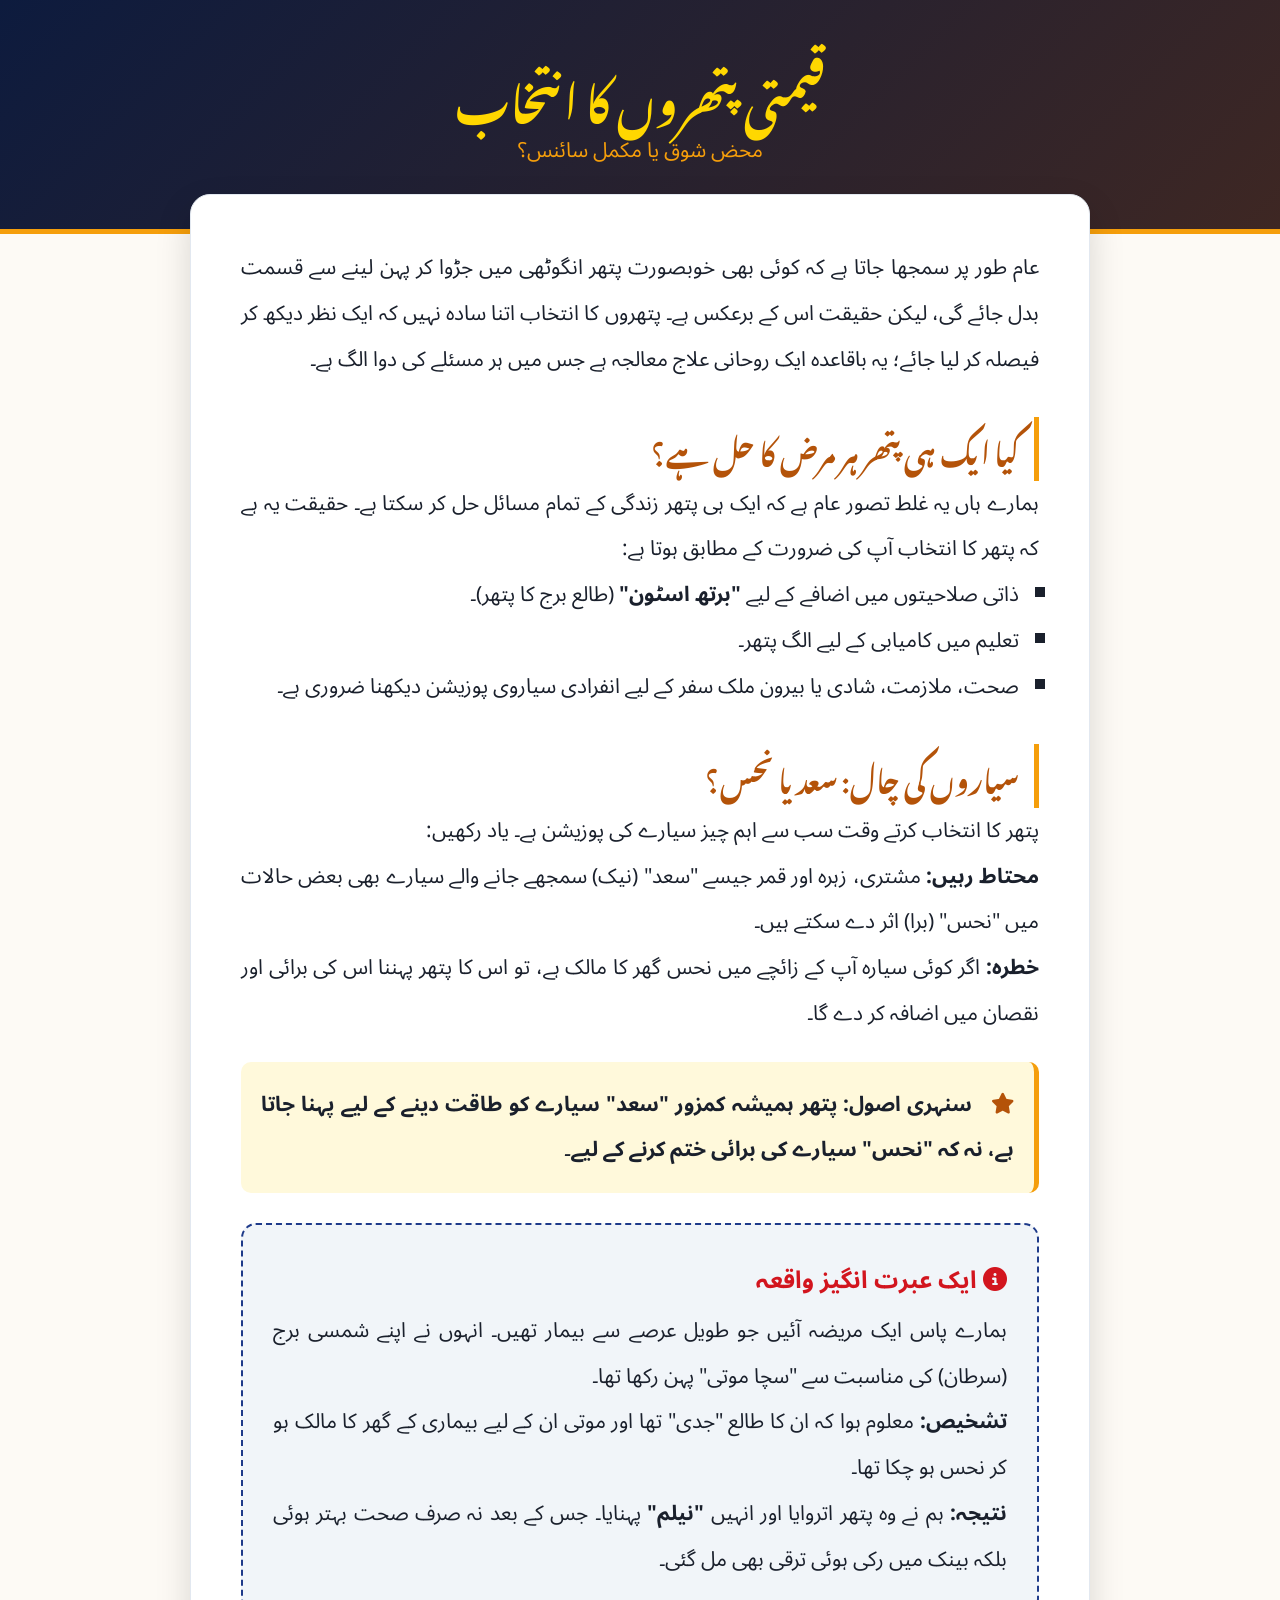
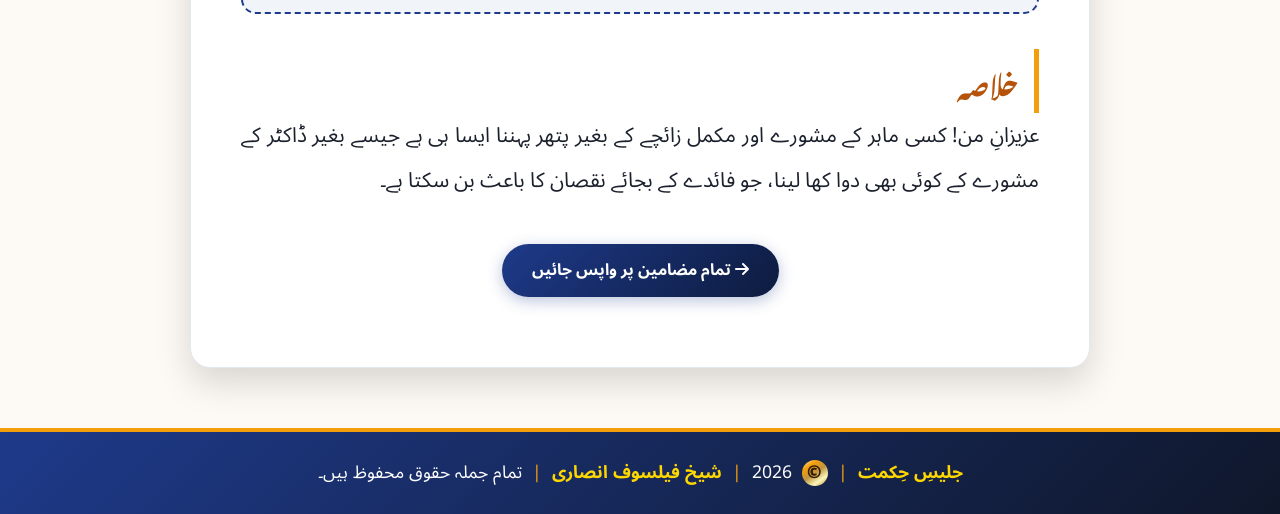
<file: article1.html>
<!DOCTYPE html>
<html lang="ur" dir="rtl">
<head>
    <meta charset="UTF-8">
    <meta name="viewport" content="width=device-width, initial-scale=1.0, maximum-scale=5.0">
    <link rel="icon" type="image/x-icon" href="favicon.ico">
    <link rel="apple-touch-icon" href="images/apple-touch-icon.png">
    <link rel="manifest" href="manifest.json">
    <title>قیمتی پتھروں کا انتخاب - جلیسِ حِکمت</title>
    <link rel="canonical" href="https://feelsoof123.github.io/jalees-e-hikmat/article1.html">
    <link href="https://fonts.googleapis.com/css2?family=Noto+Nastaliq+Urdu:wght@400;700&family=Noto+Sans+Arabic:wght@400;700&display=swap" rel="stylesheet">
    <link rel="stylesheet" href="https://cdnjs.cloudflare.com/ajax/libs/font-awesome/6.4.0/css/all.min.css">
    <style>
        /* سائیڈ کی خالی جگہ ختم کرنے کے لیے بنیادی ترتیبات */
        * {
            box-sizing: border-box;
            margin: 0;
            padding: 0;
        }
        html, body {
            width: 100%;
            overflow-x: hidden; /* دائیں بائیں حرکت روکنے کے لیے */
            background-color: #fdfaf5;
            font-family: 'Noto Sans Arabic', serif;
            color: #1a202c;
            line-height: 1.8;
            -webkit-user-select: none;
            user-select: none;
        }
        /* پھیلا ہوا ہیڈر */
        .article-header { 
            background: linear-gradient(135deg, #0d1b3e 0%, #3e2723 100%); 
            color: #ffd700; 
            padding: 60px 20px; 
            text-align: center; 
            border-bottom: 5px solid #f59e0b;
            width: 100%;
        }
        .article-header h1 { 
            font-family: 'Noto Nastaliq Urdu', serif; 
            font-size: clamp(1.8rem, 5vw, 2.8rem); 
            margin: 0; 
            line-height: 1.6; 
        }
        /* مین کنٹینر */
        .article-container { 
            max-width: 900px; 
            width: 92%;
            margin: -40px auto 60px; 
            background: white; 
            padding: clamp(20px, 5vw, 50px); 
            border-radius: 20px; 
            box-shadow: 0 15px 35px rgba(0,0,0,0.15); 
            border: 1px solid #e2e8f0; 
            position: relative;
            z-index: 10;
        }
        .content { 
            font-size: clamp(1.1rem, 3vw, 1.3rem); 
            line-height: 2.2; 
            text-align: justify; 
        }
        h2 { 
            color: #b45309; 
            border-right: 5px solid #f59e0b; 
            padding-right: 15px; 
            margin-top: 35px; 
            font-family: 'Noto Nastaliq Urdu', serif; 
            font-size: clamp(1.4rem, 4vw, 1.8rem);
        }
        .highlight-box { 
            background: #fff9db; 
            border-right: 5px solid #f59e0b; 
            padding: 20px; 
            margin: 25px 0; 
            border-radius: 10px; 
            font-weight: bold;
            width: 100%; /* چوڑائی کنٹرول میں رکھنے کے لیے */
        }
        .case-study { 
            background: #f1f5f9; 
            border: 2px dashed #1e3a8a; 
            padding: clamp(15px, 4vw, 30px); 
            border-radius: 15px; 
            margin: 30px 0; 
        }
        .case-study h3 { color: #d2151e; margin-top: 0; font-size: clamp(1.2rem, 4vw, 1.5rem); }
        .back-btn-container {
            text-align: center;
            padding-bottom: 20px;
        }
        .back-btn { 
            display: inline-block; 
            margin-top: 40px; 
            padding: 12px 30px; 
            background: linear-gradient(135deg, #1e3a8a, #0d1b3e); 
            color: white !important; 
            text-decoration: none; 
            border-radius: 50px; 
            font-weight: bold; 
            box-shadow: 0 4px 15px rgba(30, 58, 138, 0.3); 
            transition: 0.3s; 
        }
        .back-btn:hover { background: #f59e0b; color: #000 !important; }
        /* فوٹر */
        .footer-premium { 
            background: linear-gradient(135deg, #1e3a8a, #0f172a); 
            color: #ffffff; 
            padding: 25px 10px; 
            border-top: 4px solid #f59e0b; 
            text-align: center; 
            width: 100%;
        }
        .footer-content { 
            display: flex; 
            justify-content: center; 
            align-items: center; 
            gap: 10px; 
            flex-wrap: wrap; 
            font-size: 1.1rem; 
        }
        .gold-name { color: #ffd700; font-weight: bold; }
        .gold-c-badge { 
            width: 26px; height: 26px; 
            border-radius: 50%; 
            background: linear-gradient(145deg, #fff2ac, #f59e0b, #bf953f, #fcf6ba, #b38728); 
            display: flex; align-items: center; justify-content: center; 
            color: #331a00; font-weight: 900; 
        }
        @media (max-width: 600px) {
            .content { text-align: right; }
            .back-btn { width: 100%; text-align: center; }
            .article-container { width: 95%; padding: 20px; }
        }
    </style>
</head>
<body oncontextmenu="return false;">
    <header class="article-header">
        <h1>قیمتی پتھروں کا انتخاب</h1>
        <p style="font-size: 1.3rem; color: #f59e0b;">محض شوق یا مکمل سائنس؟</p>
    </header>
    <div class="article-container">
        <div class="content">
            <p>عام طور پر سمجھا جاتا ہے کہ کوئی بھی خوبصورت پتھر انگوٹھی میں جڑوا کر پہن لینے سے قسمت بدل جائے گی، لیکن حقیقت اس کے برعکس ہے۔ پتھروں کا انتخاب اتنا سادہ نہیں کہ ایک نظر دیکھ کر فیصلہ کر لیا جائے؛ یہ باقاعدہ ایک روحانی علاج معالجہ ہے جس میں ہر مسئلے کی دوا الگ ہے۔</p>
            <h2>کیا ایک ہی پتھر ہر مرض کا حل ہے؟</h2>
            <p>ہمارے ہاں یہ غلط تصور عام ہے کہ ایک ہی پتھر زندگی کے تمام مسائل حل کر سکتا ہے۔ حقیقت یہ ہے کہ پتھر کا انتخاب آپ کی ضرورت کے مطابق ہوتا ہے:</p>
            <ul style="padding-right: 20px; list-style-type: square;">
                <li>ذاتی صلاحیتوں میں اضافے کے لیے <strong>"برتھ اسٹون"</strong> (طالع برج کا پتھر)۔</li>
                <li>تعلیم میں کامیابی کے لیے الگ پتھر۔</li>
                <li>صحت، ملازمت، شادی یا بیرون ملک سفر کے لیے انفرادی سیاروی پوزیشن دیکھنا ضروری ہے۔</li>
            </ul>
            <h2>سیاروں کی چال: سعد یا نحس؟</h2>
            <p>پتھر کا انتخاب کرتے وقت سب سے اہم چیز سیارے کی پوزیشن ہے۔ یاد رکھیں:</p>
            <p><strong>محتاط رہیں:</strong> مشتری، زہرہ اور قمر جیسے "سعد" (نیک) سمجھے جانے والے سیارے بھی بعض حالات میں "نحس" (برا) اثر دے سکتے ہیں۔</p>
            <p><strong>خطرہ:</strong> اگر کوئی سیارہ آپ کے زائچے میں نحس گھر کا مالک ہے، تو اس کا پتھر پہننا اس کی برائی اور نقصان میں اضافہ کر دے گا۔</p>
            <div class="highlight-box">
                <i class="fa-solid fa-star" style="color: #b45309;"></i> &nbsp;
                سنہری اصول: پتھر ہمیشہ کمزور "سعد" سیارے کو طاقت دینے کے لیے پہنا جاتا ہے، نہ کہ "نحس" سیارے کی برائی ختم کرنے کے لیے۔
            </div>
            <div class="case-study">
                <h3><i class="fa-solid fa-circle-info"></i> ایک عبرت انگیز واقعہ</h3>
                <p>ہمارے پاس ایک مریضہ آئیں جو طویل عرصے سے بیمار تھیں۔ انہوں نے اپنے شمسی برج (سرطان) کی مناسبت سے "سچا موتی" پہن رکھا تھا۔</p>
                <p><strong>تشخیص:</strong> معلوم ہوا کہ ان کا طالع "جدی" تھا اور موتی ان کے لیے بیماری کے گھر کا مالک ہو کر نحس ہو چکا تھا۔</p>
                <p><strong>نتیجہ:</strong> ہم نے وہ پتھر اتروایا اور انہیں <strong>"نیلم"</strong> پہنایا۔ جس کے بعد نہ صرف صحت بہتر ہوئی بلکہ بینک میں رکی ہوئی ترقی بھی مل گئی۔</p>
            </div>
            <h2>خلاصہ</h2>
            <p>عزیزانِ من! کسی ماہر کے مشورے اور مکمل زائچے کے بغیر پتھر پہننا ایسا ہی ہے جیسے بغیر ڈاکٹر کے مشورے کے کوئی بھی دوا کھا لینا، جو فائدے کے بجائے نقصان کا باعث بن سکتا ہے۔</p>
        </div>
        <div class="back-btn-container">
            <a href="articles.html" class="back-btn">
                <i class="fa-solid fa-arrow-right"></i> تمام مضامین پر واپس جائیں
            </a>
        </div>
    </div>
    <footer class="footer-premium">
        <div class="footer-content">
            <span class="gold-name">جلیسِ حِکمت</span> <span style="color:#f59e0b;">|</span>
            <div class="gold-c-badge">©</div> <span>2026</span> <span style="color:#f59e0b;">|</span>
            <span class="gold-name">شیخ فیلسوف انصاری</span> <span style="color:#f59e0b;">|</span>
            <span>تمام جملہ حقوق محفوظ ہیں۔</span>
        </div>
    </footer>
</body>
</html>
</file>
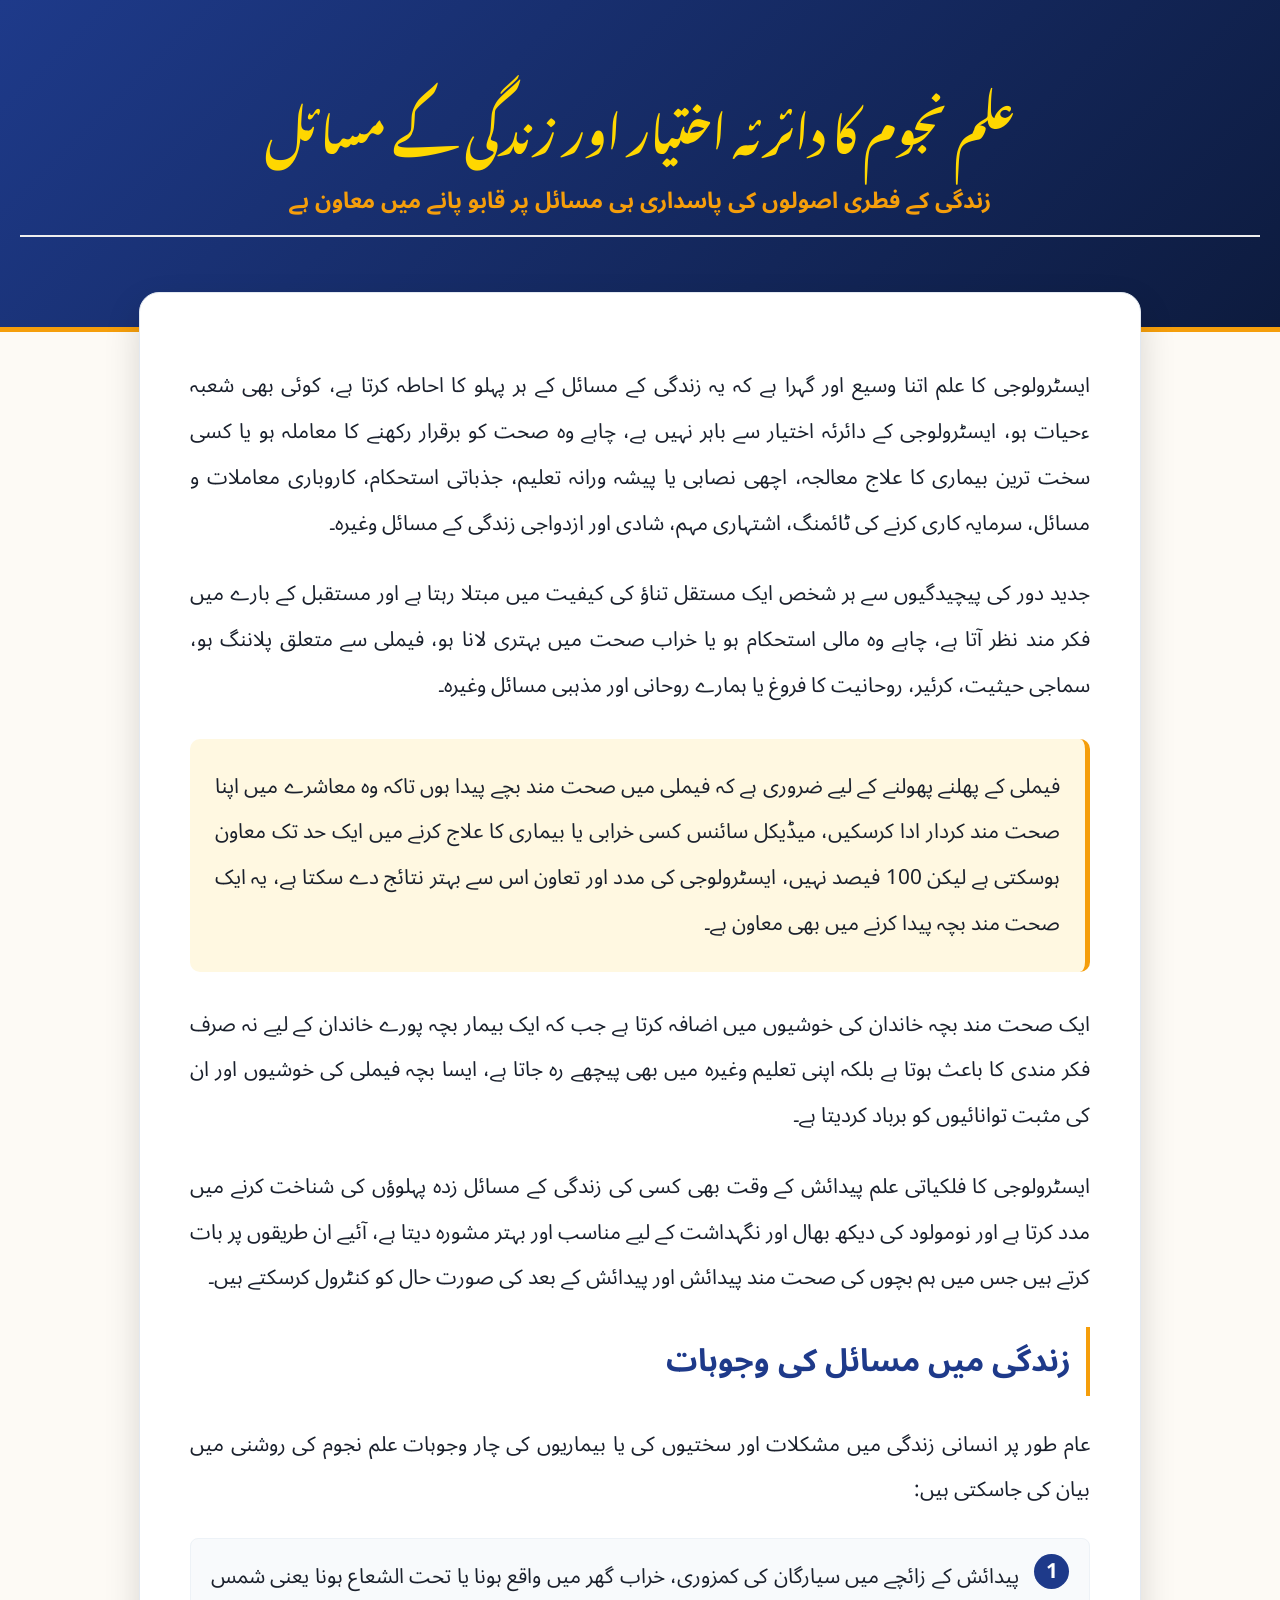
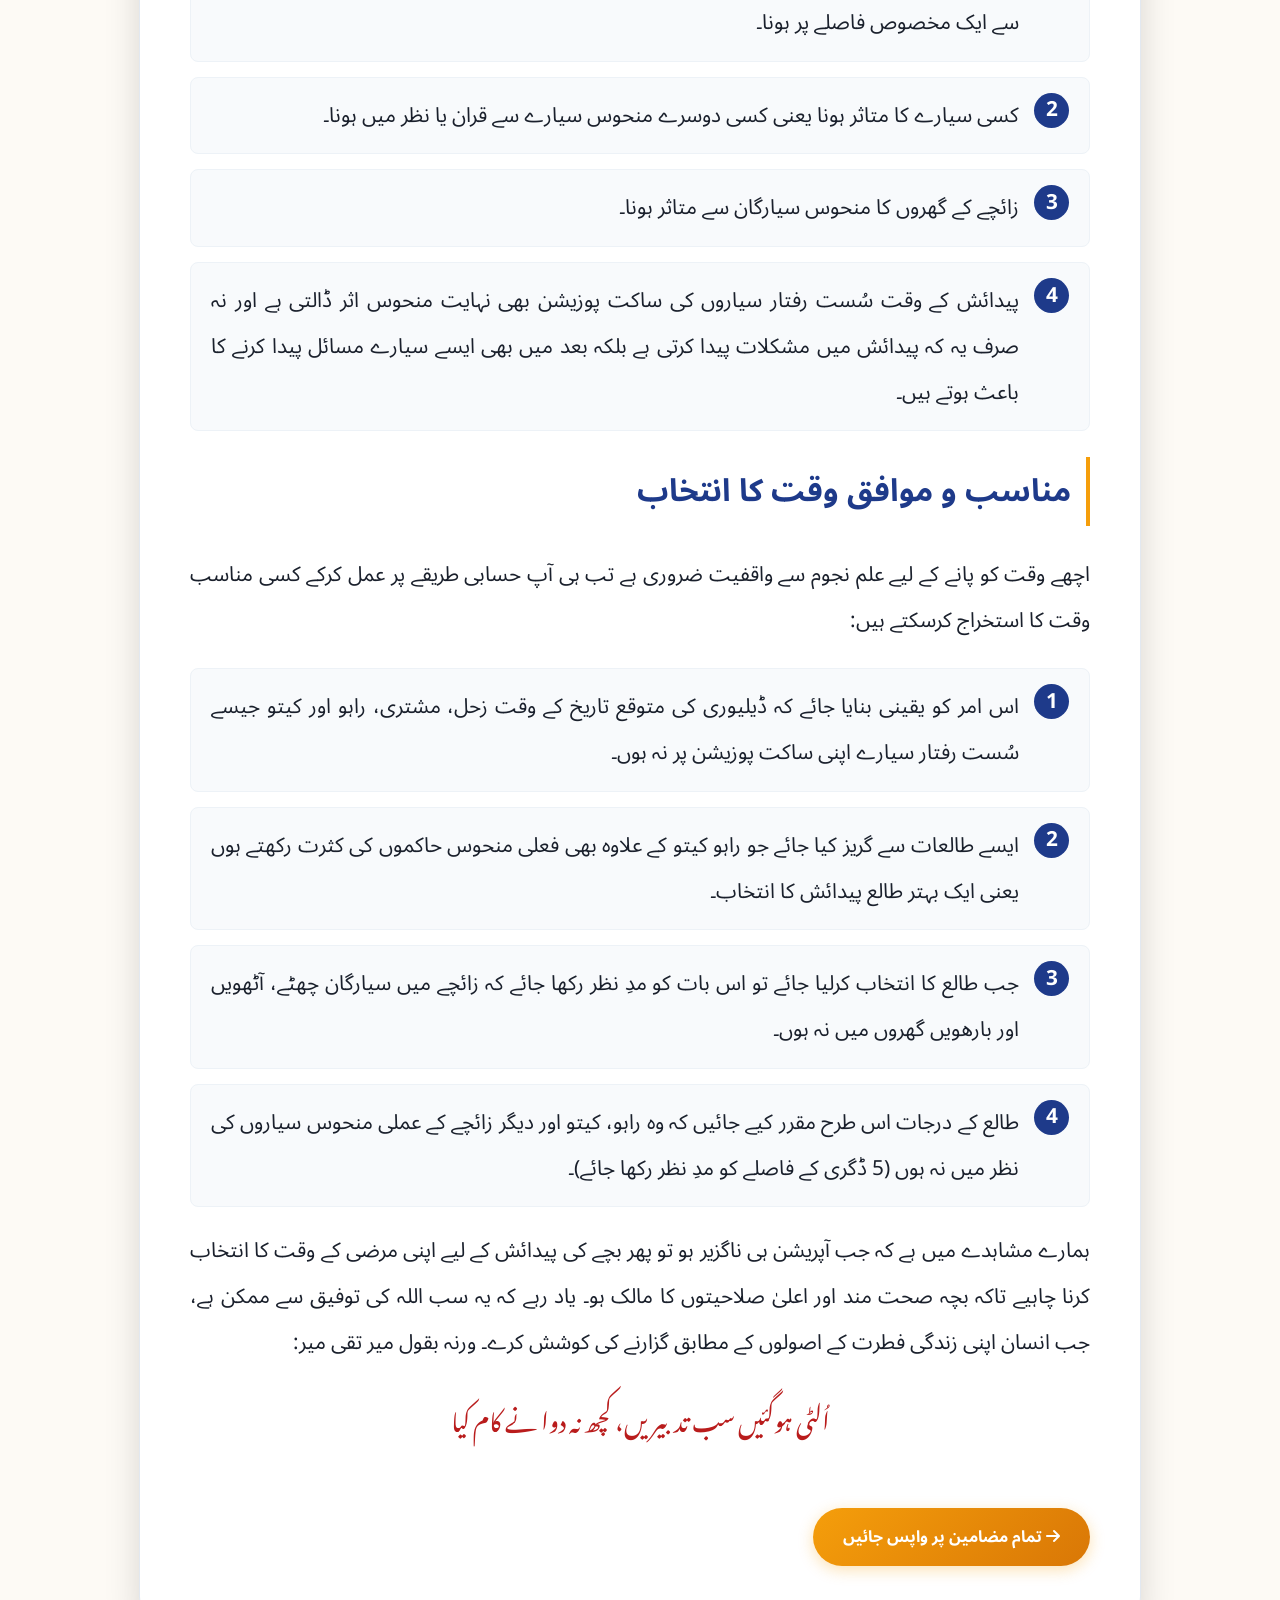
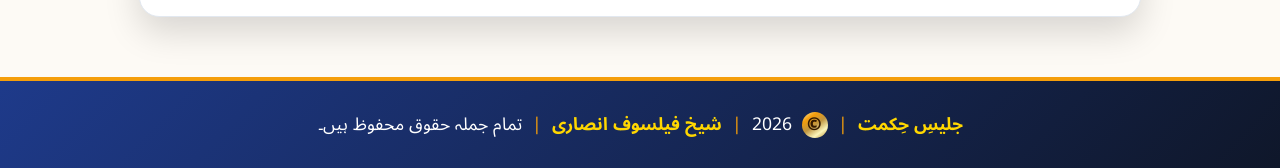
<file: article2.html>
<!DOCTYPE html>
<html lang="ur" dir="rtl">
<head>
    <meta charset="UTF-8">
    <meta name="viewport" content="width=device-width, initial-scale=1.0">
    <link rel="icon" type="image/x-icon" href="favicon.ico">
    <link rel="apple-touch-icon" href="images/apple-touch-icon.png">
    <link rel="manifest" href="manifest.json">
    <title>علم نجوم کا دائرئہ اختیار اور زندگی کے مسائل - جلیسِ حِکمت</title>
    <link href="https://fonts.googleapis.com/css2?family=Noto+Nastaliq+Urdu:wght@400;700&family=Noto+Sans+Arabic:wght@400;700&display=swap" rel="stylesheet">
    <link rel="stylesheet" href="https://cdnjs.cloudflare.com/ajax/libs/font-awesome/6.4.0/css/all.min.css">
    <style>
        body {
            background-color: #fdfaf5;
            font-family: 'Noto Sans Arabic', serif;
            margin: 0; padding: 0;
            color: #1a202c;
        }
        .article-header {
            background: linear-gradient(135deg, #1e3a8a 0%, #0d1b3e 100%);
            color: #ffd700;
            padding: 60px 20px;
            text-align: center;
            border-bottom: 5px solid #f59e0b;
        }
        .article-container {
            max-width: 900px;
            margin: -40px auto 60px;
            background: white;
            padding: 50px;
            border-radius: 20px;
            box-shadow: 0 15px 35px rgba(0,0,0,0.15);
            border: 1px solid #e2e8f0;
            position: relative;
        }
        h1 { 
            font-family: 'Noto Nastaliq Urdu', serif; 
            font-size: clamp(1.8rem, 5vw, 2.8rem); 
            margin-bottom: 15px; 
            line-height: 1.6;
        }
        .subtitle {
            color: #f59e0b;
            font-size: 1.4rem;
            font-weight: bold;
            margin-bottom: 30px;
            display: block;
            border-bottom: 2px solid #eee;
            padding-bottom: 10px;
        }
        .content {
            font-size: 1.3rem;
            line-height: 2.2;
            text-align: justify;
            font-family: 'Noto Sans Arabic', sans-serif;
        }
        .content p { margin-bottom: 25px; }
        .highlight-box {
            background: #fff8e1;
            border-right: 5px solid #f59e0b;
            padding: 25px;
            margin: 30px 0;
            border-radius: 10px;
        }
        .point-list {
            list-style: none;
            padding: 0;
        }
        .point-list li {
            background: #f8fafc;
            margin-bottom: 15px;
            padding: 15px 20px;
            border-radius: 8px;
            border: 1px solid #edf2f7;
            display: flex;
            gap: 15px;
        }
        .point-number {
            background: #1e3a8a;
            color: white;
            min-width: 35px;
            height: 35px;
            display: flex;
            align-items: center;
            justify-content: center;
            border-radius: 50%;
            font-weight: bold;
            flex-shrink: 0;
        }
        .back-btn {
            display: inline-block;
            margin-top: 40px;
            padding: 12px 30px;
            background: linear-gradient(135deg, #f59e0b, #d97706);
            color: white;
            text-decoration: none;
            border-radius: 50px;
            font-weight: bold;
            box-shadow: 0 4px 15px rgba(245, 158, 11, 0.3);
            transition: 0.3s;
        }
        .back-btn:hover { transform: translateY(-2px); box-shadow: 0 6px 20px rgba(245, 158, 11, 0.4); }
        /* Footer Styling */
        .footer-premium { background: linear-gradient(135deg, #1e3a8a, #0f172a); color: #ffffff; padding: 25px 10px; border-top: 4px solid #f59e0b; text-align: center; margin-top: 50px; }
        .footer-content { display: flex; justify-content: center; align-items: center; gap: 10px; flex-wrap: wrap; font-size: 1.1rem; }
        .gold-name { color: #ffd700; font-weight: bold; }
        .gold-c-badge { width: 26px; height: 26px; border-radius: 50%; background: linear-gradient(145deg, #fff2ac, #f59e0b, #bf953f, #fcf6ba, #b38728); display: flex; align-items: center; justify-content: center; color: #331a00; font-weight: 900; }
        @media (max-width: 600px) {
            .article-container { margin: 10px; padding: 25px; }
            h1 { font-size: 1.6rem; }
            .content { font-size: 1.15rem; }
        }
    </style>
</head>
<body>
    <header class="article-header">
        <h1>علم نجوم کا دائرئہ اختیار اور زندگی کے مسائل</h1>
        <span class="subtitle">زندگی کے فطری اصولوں کی پاسداری ہی مسائل پر قابو پانے میں معاون ہے</span>
    </header>
    <div class="article-container">
        <div class="content">
            <p>
                ایسٹرولوجی کا علم اتنا وسیع اور گہرا ہے کہ یہ زندگی کے مسائل کے ہر پہلو کا احاطہ کرتا ہے، کوئی بھی شعبہ ءحیات ہو، ایسٹرولوجی کے دائرئہ اختیار سے باہر نہیں ہے، چاہے وہ صحت کو برقرار رکھنے کا معاملہ ہو یا کسی سخت ترین بیماری کا علاج معالجہ، اچھی نصابی یا پیشہ ورانہ تعلیم، جذباتی استحکام، کاروباری معاملات و مسائل، سرمایہ کاری کرنے کی ٹائمنگ، اشتہاری مہم، شادی اور ازدواجی زندگی کے مسائل وغیرہ۔
            </p>
            <p>
                جدید دور کی پیچیدگیوں سے ہر شخص ایک مستقل تناؤ کی کیفیت میں مبتلا رہتا ہے اور مستقبل کے بارے میں فکر مند نظر آتا ہے، چاہے وہ مالی استحکام ہو یا خراب صحت میں بہتری لانا ہو، فیملی سے متعلق پلاننگ ہو، سماجی حیثیت، کرئیر، روحانیت کا فروغ یا ہمارے روحانی اور مذہبی مسائل وغیرہ۔
            </p>
            <div class="highlight-box">
                فیملی کے پھلنے پھولنے کے لیے ضروری ہے کہ فیملی میں صحت مند بچے پیدا ہوں تاکہ وہ معاشرے میں اپنا صحت مند کردار ادا کرسکیں، میڈیکل سائنس کسی خرابی یا بیماری کا علاج کرنے میں ایک حد تک معاون ہوسکتی ہے لیکن 100 فیصد نہیں، ایسٹرولوجی کی مدد اور تعاون اس سے بہتر نتائج دے سکتا ہے، یہ ایک صحت مند بچہ پیدا کرنے میں بھی معاون ہے۔
            </div>
            <p>
                ایک صحت مند بچہ خاندان کی خوشیوں میں اضافہ کرتا ہے جب کہ ایک بیمار بچہ پورے خاندان کے لیے نہ صرف فکر مندی کا باعث ہوتا ہے بلکہ اپنی تعلیم وغیرہ میں بھی پیچھے رہ جاتا ہے، ایسا بچہ فیملی کی خوشیوں اور ان کی مثبت توانائیوں کو برباد کردیتا ہے۔
            </p>
            <p>
                ایسٹرولوجی کا فلکیاتی علم پیدائش کے وقت بھی کسی کی زندگی کے مسائل زدہ پہلوؤں کی شناخت کرنے میں مدد کرتا ہے اور نومولود کی دیکھ بھال اور نگہداشت کے لیے مناسب اور بہتر مشورہ دیتا ہے، آئیے ان طریقوں پر بات کرتے ہیں جس میں ہم بچوں کی صحت مند پیدائش اور پیدائش کے بعد کی صورت حال کو کنٹرول کرسکتے ہیں۔
            </p>
            <h2 style="color: #1e3a8a; border-right: 4px solid #f59e0b; padding-right: 15px;">زندگی میں مسائل کی وجوہات</h2>
            <p>عام طور پر انسانی زندگی میں مشکلات اور سختیوں کی یا بیماریوں کی چار وجوہات علم نجوم کی روشنی میں بیان کی جاسکتی ہیں:</p>
            <ul class="point-list">
                <li><span class="point-number">1</span> پیدائش کے زائچے میں سیارگان کی کمزوری، خراب گھر میں واقع ہونا یا تحت الشعاع ہونا یعنی شمس سے ایک مخصوص فاصلے پر ہونا۔</li>
                <li><span class="point-number">2</span> کسی سیارے کا متاثر ہونا یعنی کسی دوسرے منحوس سیارے سے قران یا نظر میں ہونا۔</li>
                <li><span class="point-number">3</span> زائچے کے گھروں کا منحوس سیارگان سے متاثر ہونا۔</li>
                <li><span class="point-number">4</span> پیدائش کے وقت سُست رفتار سیاروں کی ساکت پوزیشن بھی نہایت منحوس اثر ڈالتی ہے اور نہ صرف یہ کہ پیدائش میں مشکلات پیدا کرتی ہے بلکہ بعد میں بھی ایسے سیارے مسائل پیدا کرنے کا باعث ہوتے ہیں۔</li>
            </ul>
            <h2 style="color: #1e3a8a; border-right: 4px solid #f59e0b; padding-right: 15px;">مناسب و موافق وقت کا انتخاب</h2>
            <p>اچھے وقت کو پانے کے لیے علم نجوم سے واقفیت ضروری ہے تب ہی آپ حسابی طریقے پر عمل کرکے کسی مناسب وقت کا استخراج کرسکتے ہیں:</p>
            <ul class="point-list">
                <li><span class="point-number">1</span> اس امر کو یقینی بنایا جائے کہ ڈیلیوری کی متوقع تاریخ کے وقت زحل، مشتری، راہو اور کیتو جیسے سُست رفتار سیارے اپنی ساکت پوزیشن پر نہ ہوں۔</li>
                <li><span class="point-number">2</span> ایسے طالعات سے گریز کیا جائے جو راہو کیتو کے علاوہ بھی فعلی منحوس حاکموں کی کثرت رکھتے ہوں یعنی ایک بہتر طالع پیدائش کا انتخاب۔</li>
                <li><span class="point-number">3</span> جب طالع کا انتخاب کرلیا جائے تو اس بات کو مدِ نظر رکھا جائے کہ زائچے میں سیارگان چھٹے، آٹھویں اور بارھویں گھروں میں نہ ہوں۔</li>
                <li><span class="point-number">4</span> طالع کے درجات اس طرح مقرر کیے جائیں کہ وہ راہو، کیتو اور دیگر زائچے کے عملی منحوس سیاروں کی نظر میں نہ ہوں (5 ڈگری کے فاصلے کو مدِ نظر رکھا جائے)۔</li>
            </ul>
            <p>
                ہمارے مشاہدے میں ہے کہ جب آپریشن ہی ناگزیر ہو تو پھر بچے کی پیدائش کے لیے اپنی مرضی کے وقت کا انتخاب کرنا چاہیے تاکہ بچہ صحت مند اور اعلیٰ صلاحیتوں کا مالک ہو۔ یاد رہے کہ یہ سب اللہ کی توفیق سے ممکن ہے، جب انسان اپنی زندگی فطرت کے اصولوں کے مطابق گزارنے کی کوشش کرے۔ ورنہ بقول میر تقی میر:
            </p>
            <p style="text-align: center; font-family: 'Noto Nastaliq Urdu', serif; font-size: 1.5rem; color: #b91c1c;">
                اُلٹی ہوگئیں سب تدبیریں، کچھ نہ دوا نے کام کیا
            </p>
        </div>
        <a href="articles.html" class="back-btn"><i class="fa-solid fa-arrow-right"></i> تمام مضامین پر واپس جائیں</a>
    </div>
    <footer class="footer-premium">
        <div class="footer-content">
            <span class="gold-name">جلیسِ حِکمت</span> <span style="color:#f59e0b;">|</span>
            <div class="gold-c-badge">©</div> <span>2026</span> <span style="color:#f59e0b;">|</span>
            <span class="gold-name">شیخ فیلسوف انصاری</span> <span style="color:#f59e0b;">|</span>
            <span>تمام جملہ حقوق محفوظ ہیں۔</span>
        </div>
    </footer>
</body>
</html>
</file>
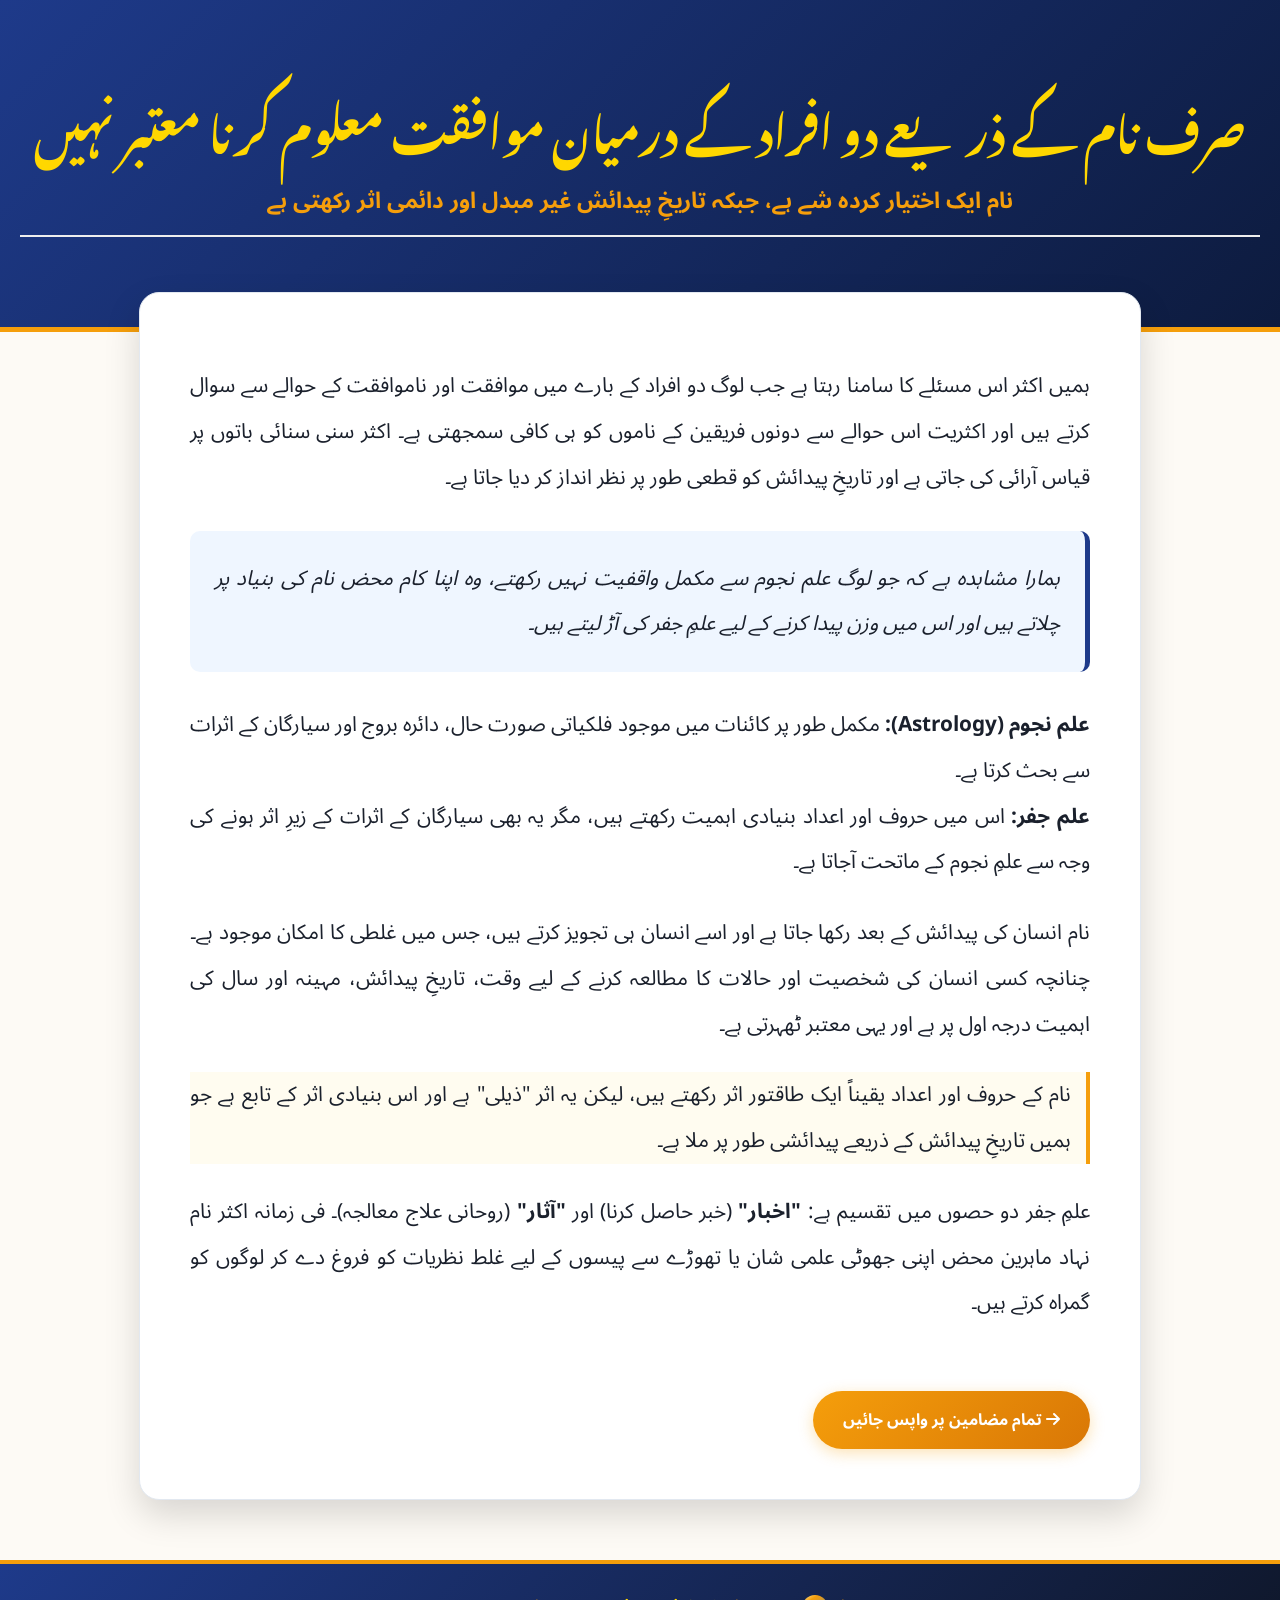
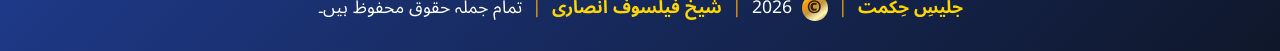
<file: article3.html>
<!DOCTYPE html>
<html lang="ur" dir="rtl">
<head>
    <meta charset="UTF-8">
    <meta name="viewport" content="width=device-width, initial-scale=1.0">
    <link rel="icon" type="image/x-icon" href="favicon.ico">
    <link rel="apple-touch-icon" href="images/apple-touch-icon.png">
    <link rel="manifest" href="manifest.json">
    <title>نام کے ذریعے موافقت کی حقیقت - جلیسِ حِکمت</title>
    <link href="https://fonts.googleapis.com/css2?family=Noto+Nastaliq+Urdu:wght@400;700&family=Noto+Sans+Arabic:wght@400;700&display=swap" rel="stylesheet">
    <link rel="stylesheet" href="https://cdnjs.cloudflare.com/ajax/libs/font-awesome/6.4.0/css/all.min.css">
    <style>
        body { background-color: #fdfaf5; font-family: 'Noto Sans Arabic', serif; margin: 0; padding: 0; color: #1a202c; }
        .article-header { background: linear-gradient(135deg, #1e3a8a 0%, #0d1b3e 100%); color: #ffd700; padding: 60px 20px; text-align: center; border-bottom: 5px solid #f59e0b; }
        .article-container { max-width: 900px; margin: -40px auto 60px; background: white; padding: 50px; border-radius: 20px; box-shadow: 0 15px 35px rgba(0,0,0,0.15); border: 1px solid #e2e8f0; position: relative; }
        h1 { font-family: 'Noto Nastaliq Urdu', serif; font-size: clamp(1.8rem, 5vw, 2.8rem); margin-bottom: 15px; line-height: 1.6; }
        .subtitle { color: #f59e0b; font-size: 1.4rem; font-weight: bold; margin-bottom: 30px; display: block; border-bottom: 2px solid #eee; padding-bottom: 10px; }
        .content { font-size: 1.3rem; line-height: 2.2; text-align: justify; font-family: 'Noto Sans Arabic', sans-serif; }
        .content p { margin-bottom: 25px; }
        .info-box { background: #eff6ff; border-right: 5px solid #1e3a8a; padding: 25px; margin: 30px 0; border-radius: 10px; font-style: italic; }
        .back-btn { display: inline-block; margin-top: 40px; padding: 12px 30px; background: linear-gradient(135deg, #f59e0b, #d97706); color: white; text-decoration: none; border-radius: 50px; font-weight: bold; box-shadow: 0 4px 15px rgba(245, 158, 11, 0.3); transition: 0.3s; }
        .footer-premium { background: linear-gradient(135deg, #1e3a8a, #0f172a); color: #ffffff; padding: 25px 10px; border-top: 4px solid #f59e0b; text-align: center; margin-top: 50px; }
        .footer-content { display: flex; justify-content: center; align-items: center; gap: 10px; flex-wrap: wrap; font-size: 1.1rem; }
        .gold-name { color: #ffd700; font-weight: bold; }
        .gold-c-badge { width: 26px; height: 26px; border-radius: 50%; background: linear-gradient(145deg, #fff2ac, #f59e0b, #bf953f, #fcf6ba, #b38728); display: flex; align-items: center; justify-content: center; color: #331a00; font-weight: 900; }
    </style>
</head>
<body>
    <header class="article-header">
        <h1>صرف نام کے ذریعے دو افراد کے درمیان موافقت معلوم کرنا معتبر نہیں</h1>
        <span class="subtitle">نام ایک اختیار کردہ شے ہے، جبکہ تاریخِ پیدائش غیر مبدل اور دائمی اثر رکھتی ہے</span>
    </header>
    <div class="article-container">
        <div class="content">
            <p>
                ہمیں اکثر اس مسئلے کا سامنا رہتا ہے جب لوگ دو افراد کے بارے میں موافقت اور ناموافقت کے حوالے سے سوال کرتے ہیں اور اکثریت اس حوالے سے دونوں فریقین کے ناموں کو ہی کافی سمجھتی ہے۔ اکثر سنی سنائی باتوں پر قیاس آرائی کی جاتی ہے اور تاریخِ پیدائش کو قطعی طور پر نظر انداز کر دیا جاتا ہے۔
            </p>
            <div class="info-box">
                ہمارا مشاہدہ ہے کہ جو لوگ علم نجوم سے مکمل واقفیت نہیں رکھتے، وہ اپنا کام محض نام کی بنیاد پر چلاتے ہیں اور اس میں وزن پیدا کرنے کے لیے علمِ جفر کی آڑ لیتے ہیں۔
            </div>
            <p>
                <strong>علم نجوم (Astrology):</strong> مکمل طور پر کائنات میں موجود فلکیاتی صورت حال، دائرہ بروج اور سیارگان کے اثرات سے بحث کرتا ہے۔<br>
                <strong>علم جفر:</strong> اس میں حروف اور اعداد بنیادی اہمیت رکھتے ہیں، مگر یہ بھی سیارگان کے اثرات کے زیرِ اثر ہونے کی وجہ سے علمِ نجوم کے ماتحت آجاتا ہے۔
            </p>
            <p>
                نام انسان کی پیدائش کے بعد رکھا جاتا ہے اور اسے انسان ہی تجویز کرتے ہیں، جس میں غلطی کا امکان موجود ہے۔ چنانچہ کسی انسان کی شخصیت اور حالات کا مطالعہ کرنے کے لیے وقت، تاریخِ پیدائش، مہینہ اور سال کی اہمیت درجہ اول پر ہے اور یہی معتبر ٹھہرتی ہے۔
            </p>
            <p style="border-right: 4px solid #f59e0b; padding-right: 15px; background: #fffcf0;">
                نام کے حروف اور اعداد یقیناً ایک طاقتور اثر رکھتے ہیں، لیکن یہ اثر "ذیلی" ہے اور اس بنیادی اثر کے تابع ہے جو ہمیں تاریخِ پیدائش کے ذریعے پیدائشی طور پر ملا ہے۔
            </p>
            <p>
                علمِ جفر دو حصوں میں تقسیم ہے: <strong>"اخبار"</strong> (خبر حاصل کرنا) اور <strong>"آثار"</strong> (روحانی علاج معالجہ)۔ فی زمانہ اکثر نام نہاد ماہرین محض اپنی جھوٹی علمی شان یا تھوڑے سے پیسوں کے لیے غلط نظریات کو فروغ دے کر لوگوں کو گمراہ کرتے ہیں۔
            </p>
        </div>
        <a href="articles.html" class="back-btn"><i class="fa-solid fa-arrow-right"></i> تمام مضامین پر واپس جائیں</a>
    </div>
    <footer class="footer-premium">
        <div class="footer-content">
            <span class="gold-name">جلیسِ حِکمت</span> <span style="color:#f59e0b;">|</span>
            <div class="gold-c-badge">©</div> <span>2026</span> <span style="color:#f59e0b;">|</span>
            <span class="gold-name">شیخ فیلسوف انصاری</span> <span style="color:#f59e0b;">|</span>
            <span>تمام جملہ حقوق محفوظ ہیں۔</span>
        </div>
    </footer>
</body>
</html>
</file>
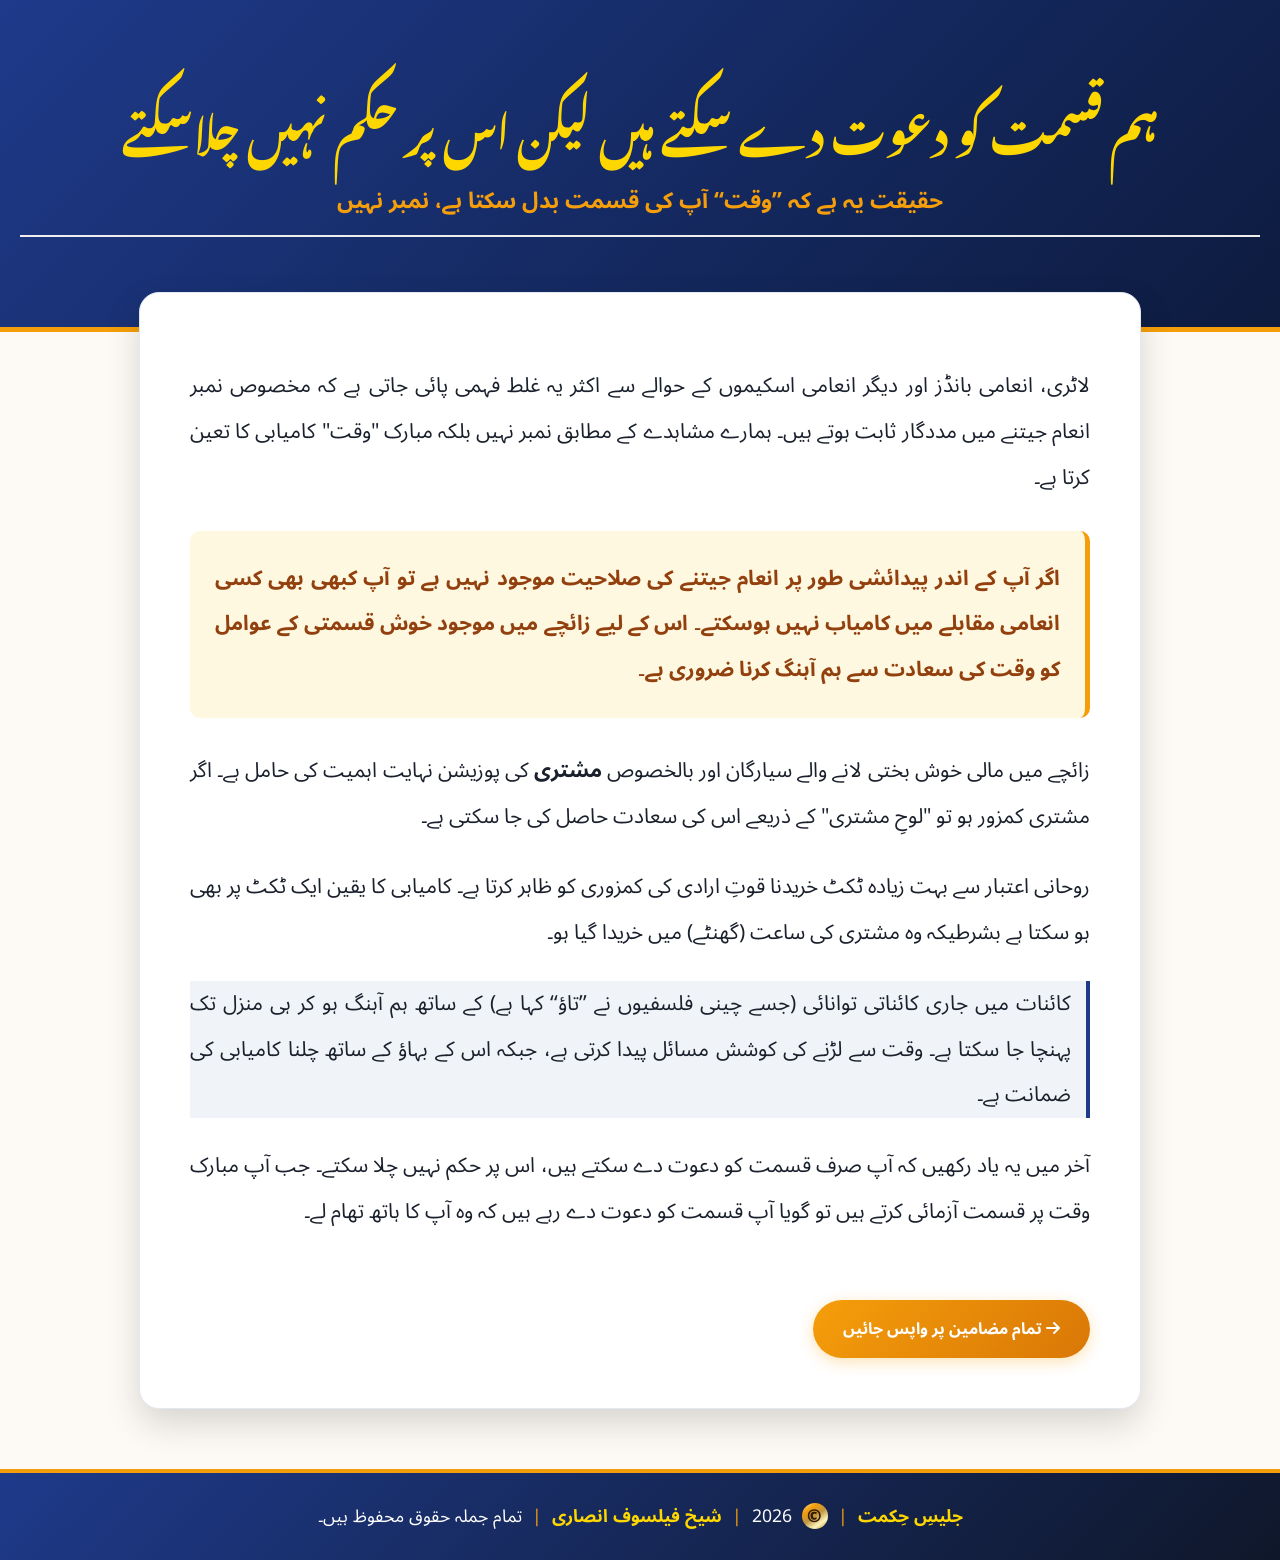
<file: article4.html>
<!DOCTYPE html>
<html lang="ur" dir="rtl">
<head>
    <meta charset="UTF-8">
    <meta name="viewport" content="width=device-width, initial-scale=1.0">
    <link rel="icon" type="image/x-icon" href="favicon.ico">
    <link rel="apple-touch-icon" href="images/apple-touch-icon.png">
    <link rel="manifest" href="manifest.json">
    <title>قسمت اور وقت کی سعادت - جلیسِ حِکمت</title>
    <link href="https://fonts.googleapis.com/css2?family=Noto+Nastaliq+Urdu:wght@400;700&family=Noto+Sans+Arabic:wght@400;700&display=swap" rel="stylesheet">
    <link rel="stylesheet" href="https://cdnjs.cloudflare.com/ajax/libs/font-awesome/6.4.0/css/all.min.css">
    <style>
        body { background-color: #fdfaf5; font-family: 'Noto Sans Arabic', serif; margin: 0; padding: 0; color: #1a202c; }
        .article-header { background: linear-gradient(135deg, #1e3a8a 0%, #0d1b3e 100%); color: #ffd700; padding: 60px 20px; text-align: center; border-bottom: 5px solid #f59e0b; }
        .article-container { max-width: 900px; margin: -40px auto 60px; background: white; padding: 50px; border-radius: 20px; box-shadow: 0 15px 35px rgba(0,0,0,0.15); border: 1px solid #e2e8f0; position: relative; }
        h1 { font-family: 'Noto Nastaliq Urdu', serif; font-size: clamp(1.8rem, 5vw, 2.8rem); margin-bottom: 15px; line-height: 1.6; }
        .subtitle { color: #f59e0b; font-size: 1.4rem; font-weight: bold; margin-bottom: 30px; display: block; border-bottom: 2px solid #eee; padding-bottom: 10px; }
        .content { font-size: 1.3rem; line-height: 2.2; text-align: justify; font-family: 'Noto Sans Arabic', sans-serif; }
        .content p { margin-bottom: 25px; }
        .quote-box { background: #fff8e1; border-right: 5px solid #f59e0b; padding: 25px; margin: 30px 0; border-radius: 10px; font-weight: bold; color: #92400e; }
        .back-btn { display: inline-block; margin-top: 40px; padding: 12px 30px; background: linear-gradient(135deg, #f59e0b, #d97706); color: white; text-decoration: none; border-radius: 50px; font-weight: bold; box-shadow: 0 4px 15px rgba(245, 158, 11, 0.3); transition: 0.3s; }
        .footer-premium { background: linear-gradient(135deg, #1e3a8a, #0f172a); color: #ffffff; padding: 25px 10px; border-top: 4px solid #f59e0b; text-align: center; margin-top: 50px; }
        .footer-content { display: flex; justify-content: center; align-items: center; gap: 10px; flex-wrap: wrap; font-size: 1.1rem; }
        .gold-name { color: #ffd700; font-weight: bold; }
        .gold-c-badge { width: 26px; height: 26px; border-radius: 50%; background: linear-gradient(145deg, #fff2ac, #f59e0b, #bf953f, #fcf6ba, #b38728); display: flex; align-items: center; justify-content: center; color: #331a00; font-weight: 900; }
    </style>
</head>
<body>
    <header class="article-header">
        <h1>ہم قسمت کو دعوت دے سکتے ہیں لیکن اس پر حکم نہیں چلاسکتے</h1>
        <span class="subtitle">حقیقت یہ ہے کہ ’’وقت‘‘ آپ کی قسمت بدل سکتا ہے، نمبر نہیں</span>
    </header>
    <div class="article-container">
        <div class="content">
            <p>
                لاٹری، انعامی بانڈز اور دیگر انعامی اسکیموں کے حوالے سے اکثر یہ غلط فہمی پائی جاتی ہے کہ مخصوص نمبر انعام جیتنے میں مددگار ثابت ہوتے ہیں۔ ہمارے مشاہدے کے مطابق نمبر نہیں بلکہ مبارک "وقت" کامیابی کا تعین کرتا ہے۔
            </p>
            <div class="quote-box">
                اگر آپ کے اندر پیدائشی طور پر انعام جیتنے کی صلاحیت موجود نہیں ہے تو آپ کبھی بھی کسی انعامی مقابلے میں کامیاب نہیں ہوسکتے۔ اس کے لیے زائچے میں موجود خوش قسمتی کے عوامل کو وقت کی سعادت سے ہم آہنگ کرنا ضروری ہے۔
            </div>
            <p>
                زائچے میں مالی خوش بختی لانے والے سیارگان اور بالخصوص <strong>مشتری</strong> کی پوزیشن نہایت اہمیت کی حامل ہے۔ اگر مشتری کمزور ہو تو "لوحِ مشتری" کے ذریعے اس کی سعادت حاصل کی جا سکتی ہے۔
            </p>
            <p>
                روحانی اعتبار سے بہت زیادہ ٹکٹ خریدنا قوتِ ارادی کی کمزوری کو ظاہر کرتا ہے۔ کامیابی کا یقین ایک ٹکٹ پر بھی ہو سکتا ہے بشرطیکہ وہ مشتری کی ساعت (گھنٹے) میں خریدا گیا ہو۔
            </p>
            <p style="border-right: 4px solid #1e3a8a; padding-right: 15px; background: #f0f4f8;">
                کائنات میں جاری کائناتی توانائی (جسے چینی فلسفیوں نے ’’تاؤ‘‘ کہا ہے) کے ساتھ ہم آہنگ ہو کر ہی منزل تک پہنچا جا سکتا ہے۔ وقت سے لڑنے کی کوشش مسائل پیدا کرتی ہے، جبکہ اس کے بہاؤ کے ساتھ چلنا کامیابی کی ضمانت ہے۔
            </p>
            <p>
                آخر میں یہ یاد رکھیں کہ آپ صرف قسمت کو دعوت دے سکتے ہیں، اس پر حکم نہیں چلا سکتے۔ جب آپ مبارک وقت پر قسمت آزمائی کرتے ہیں تو گویا آپ قسمت کو دعوت دے رہے ہیں کہ وہ آپ کا ہاتھ تھام لے۔
            </p>
        </div>
        <a href="articles.html" class="back-btn"><i class="fa-solid fa-arrow-right"></i> تمام مضامین پر واپس جائیں</a>
    </div>
    <footer class="footer-premium">
        <div class="footer-content">
            <span class="gold-name">جلیسِ حِکمت</span> <span style="color:#f59e0b;">|</span>
            <div class="gold-c-badge">©</div> <span>2026</span> <span style="color:#f59e0b;">|</span>
            <span class="gold-name">شیخ فیلسوف انصاری</span> <span style="color:#f59e0b;">|</span>
            <span>تمام جملہ حقوق محفوظ ہیں۔</span>
        </div>
    </footer>
</body>
</html>
</file>
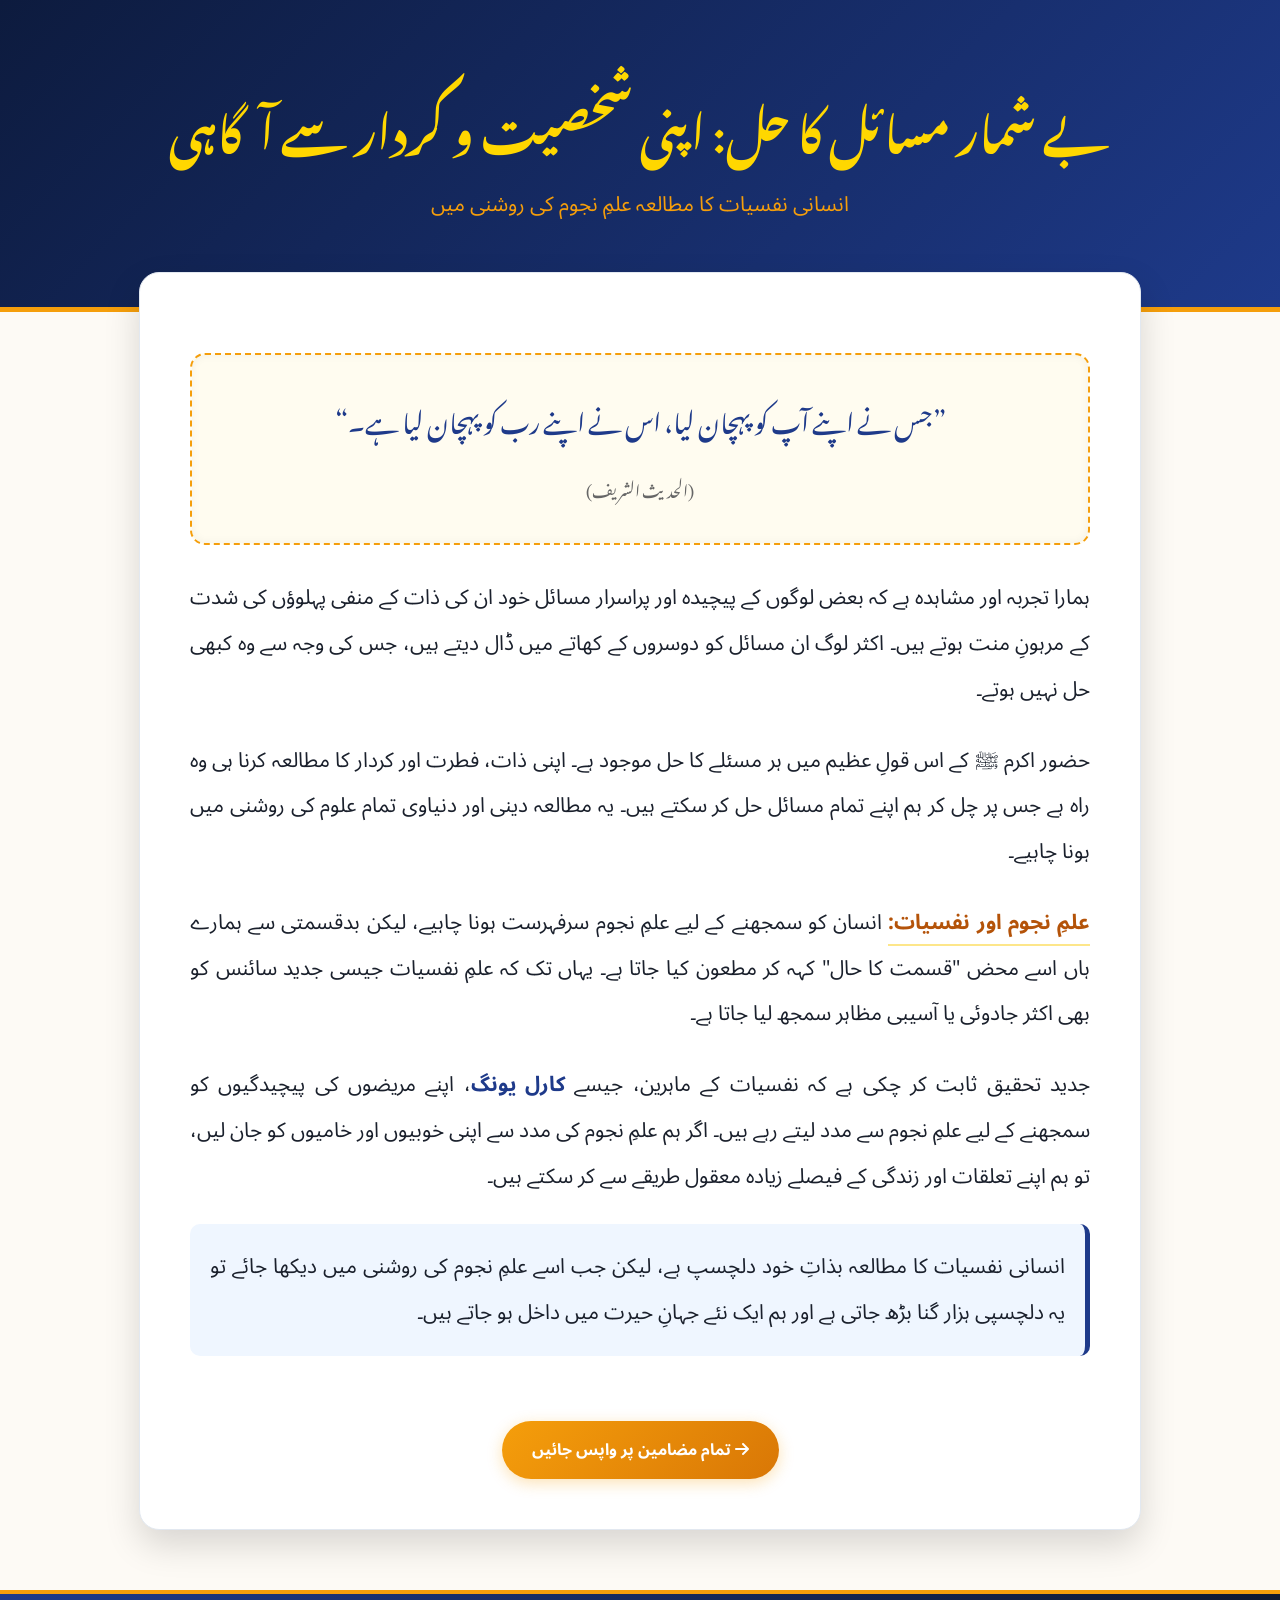
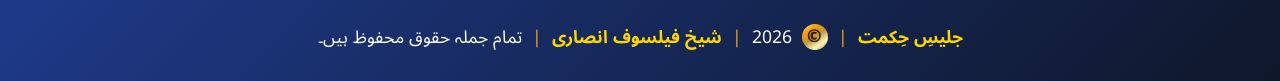
<file: article5.html>
<!DOCTYPE html>
<html lang="ur" dir="rtl">
<head>
    <meta charset="UTF-8">
    <meta name="viewport" content="width=device-width, initial-scale=1.0">
    <link rel="icon" type="image/x-icon" href="favicon.ico">
    <link rel="apple-touch-icon" href="images/apple-touch-icon.png">
    <link rel="manifest" href="manifest.json">
    <title>شخصیت کی آگاہی اور علمِ نجوم - جلیسِ حِکمت</title>
    <link href="https://fonts.googleapis.com/css2?family=Noto+Nastaliq+Urdu:wght@400;700&family=Noto+Sans+Arabic:wght@400;700&display=swap" rel="stylesheet">
    <link rel="stylesheet" href="https://cdnjs.cloudflare.com/ajax/libs/font-awesome/6.4.0/css/all.min.css">
    <style>
        body { background-color: #fdfaf5; font-family: 'Noto Sans Arabic', serif; margin: 0; padding: 0; color: #1a202c; -webkit-user-select: none; user-select: none; }
        .article-header { background: linear-gradient(135deg, #0d1b3e 0%, #1e3a8a 100%); color: #ffd700; padding: 60px 20px; text-align: center; border-bottom: 5px solid #f59e0b; }
        .article-container { max-width: 900px; margin: -40px auto 60px; background: white; padding: 50px; border-radius: 20px; box-shadow: 0 15px 35px rgba(0,0,0,0.15); border: 1px solid #e2e8f0; position: relative; }
        h1 { font-family: 'Noto Nastaliq Urdu', serif; font-size: clamp(1.8rem, 5vw, 2.8rem); margin-bottom: 15px; line-height: 1.6; }
        .hadith-box { background: #fffcf0; border: 2px dashed #f59e0b; padding: 30px; margin: 30px 0; border-radius: 15px; text-align: center; font-family: 'Noto Nastaliq Urdu', serif; font-size: 1.6rem; color: #1e3a8a; box-shadow: inset 0 0 10px rgba(0,0,0,0.05); }
        .content { font-size: 1.3rem; line-height: 2.2; text-align: justify; font-family: 'Noto Sans Arabic', sans-serif; }
        .content p { margin-bottom: 25px; }
        .highlight-text { color: #b45309; font-weight: bold; border-bottom: 2px solid #fde68a; }
        .back-btn { display: inline-block; margin-top: 40px; padding: 12px 30px; background: linear-gradient(135deg, #f59e0b, #d97706); color: white; text-decoration: none; border-radius: 50px; font-weight: bold; box-shadow: 0 4px 15px rgba(245, 158, 11, 0.3); transition: 0.3s; text-align: center; }
        /* بہتر فوٹر ڈیزائن */
        .footer-premium { background: linear-gradient(135deg, #1e3a8a, #0f172a); color: #ffffff; padding: 25px 10px; border-top: 4px solid #f59e0b; text-align: center; margin-top: 50px; }
        .footer-content { display: flex; justify-content: center; align-items: center; gap: 10px; flex-wrap: wrap; font-size: 1.1rem; }
        .gold-name { color: #ffd700; font-weight: bold; }
        .gold-c-badge { width: 26px; height: 26px; border-radius: 50%; background: linear-gradient(145deg, #fff2ac, #f59e0b, #bf953f, #fcf6ba, #b38728); display: flex; align-items: center; justify-content: center; color: #331a00; font-weight: 900; line-height: 1; }
    </style>
</head>
<body oncontextmenu="return false;">
    <header class="article-header">
        <h1>بے شمار مسائل کا حل: اپنی شخصیت و کردار سے آگاہی</h1>
        <p style="font-size: 1.3rem; color: #f59e0b;">انسانی نفسیات کا مطالعہ علمِ نجوم کی روشنی میں</p>
    </header>
    <div class="article-container">
        <div class="hadith-box">
            ”جس نے اپنے آپ کو پہچان لیا، اس نے اپنے رب کو پہچان لیا ہے۔“<br>
            <small style="font-size: 1rem; color: #666;">(الحدیث الشریف)</small>
        </div>
        <div class="content">
            <p>
                ہمارا تجربہ اور مشاہدہ ہے کہ بعض لوگوں کے پیچیدہ اور پراسرار مسائل خود ان کی ذات کے منفی پہلوؤں کی شدت کے مرہونِ منت ہوتے ہیں۔ اکثر لوگ ان مسائل کو دوسروں کے کھاتے میں ڈال دیتے ہیں، جس کی وجہ سے وہ کبھی حل نہیں ہوتے۔
            </p>
            <p>
                حضور اکرم ﷺ کے اس قولِ عظیم میں ہر مسئلے کا حل موجود ہے۔ اپنی ذات، فطرت اور کردار کا مطالعہ کرنا ہی وہ راہ ہے جس پر چل کر ہم اپنے تمام مسائل حل کر سکتے ہیں۔ یہ مطالعہ دینی اور دنیاوی تمام علوم کی روشنی میں ہونا چاہیے۔
            </p>
            <p>
                <span class="highlight-text">علمِ نجوم اور نفسیات:</span> انسان کو سمجھنے کے لیے علمِ نجوم سرفہرست ہونا چاہیے، لیکن بدقسمتی سے ہمارے ہاں اسے محض "قسمت کا حال" کہہ کر مطعون کیا جاتا ہے۔ یہاں تک کہ علمِ نفسیات جیسی جدید سائنس کو بھی اکثر جادوئی یا آسیبی مظاہر سمجھ لیا جاتا ہے۔
            </p>
            <p>
                جدید تحقیق ثابت کر چکی ہے کہ نفسیات کے ماہرین، جیسے <strong style="color: #1e3a8a;">کارل یونگ</strong>، اپنے مریضوں کی پیچیدگیوں کو سمجھنے کے لیے علمِ نجوم سے مدد لیتے رہے ہیں۔ اگر ہم علمِ نجوم کی مدد سے اپنی خوبیوں اور خامیوں کو جان لیں، تو ہم اپنے تعلقات اور زندگی کے فیصلے زیادہ معقول طریقے سے کر سکتے ہیں۔
            </p>
            <p style="background: #eff6ff; padding: 20px; border-radius: 10px; border-right: 5px solid #1e3a8a;">
                انسانی نفسیات کا مطالعہ بذاتِ خود دلچسپ ہے، لیکن جب اسے علمِ نجوم کی روشنی میں دیکھا جائے تو یہ دلچسپی ہزار گنا بڑھ جاتی ہے اور ہم ایک نئے جہانِ حیرت میں داخل ہو جاتے ہیں۔
            </p>
        </div>
        <div style="text-align: center;">
            <a href="articles.html" class="back-btn"><i class="fa-solid fa-arrow-right"></i> تمام مضامین پر واپس جائیں</a>
        </div>
    </div>
    <footer class="footer-premium">
        <div class="footer-content">
            <span class="gold-name">جلیسِ حِکمت</span> <span style="color:#f59e0b;">|</span>
            <div class="gold-c-badge">©</div> <span>2026</span> <span style="color:#f59e0b;">|</span>
            <span class="gold-name">شیخ فیلسوف انصاری</span> <span style="color:#f59e0b;">|</span>
            <span>تمام جملہ حقوق محفوظ ہیں۔</span>
        </div>
    </footer>
</body>
</html>
</file>
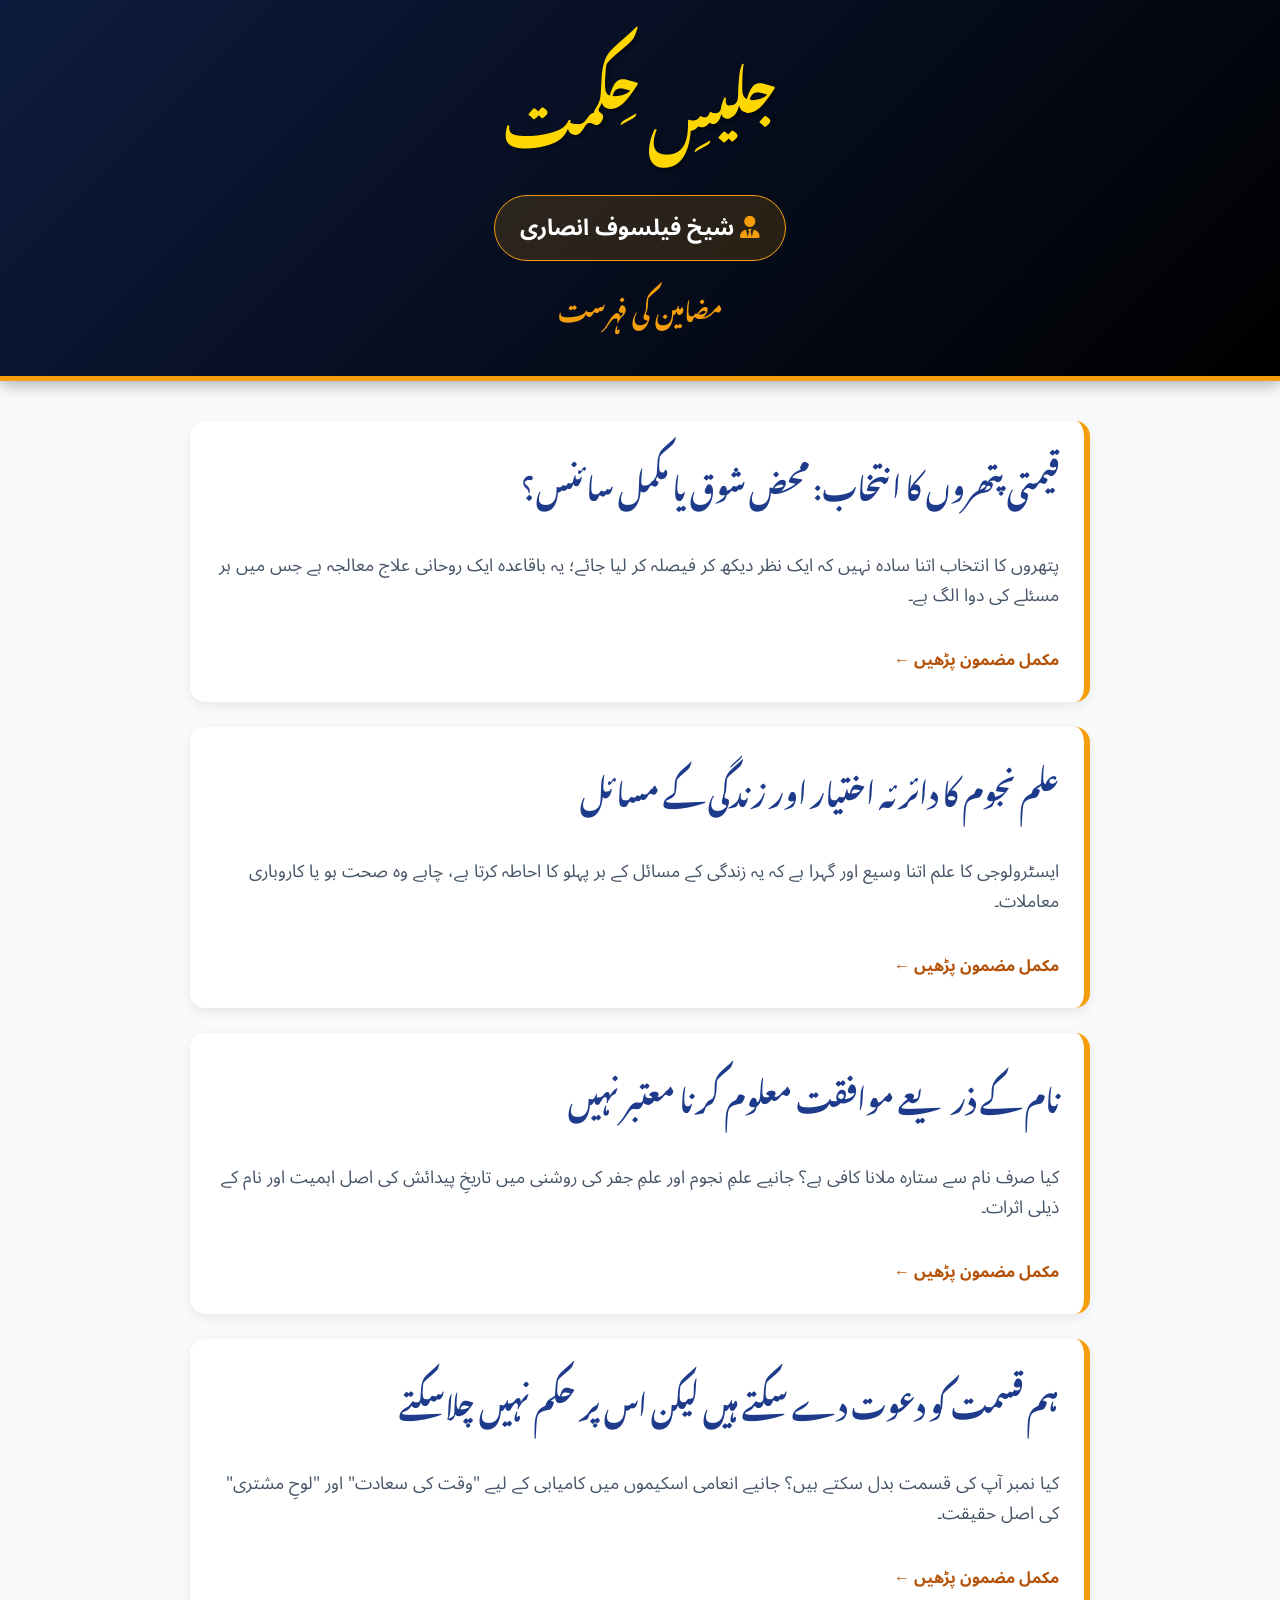
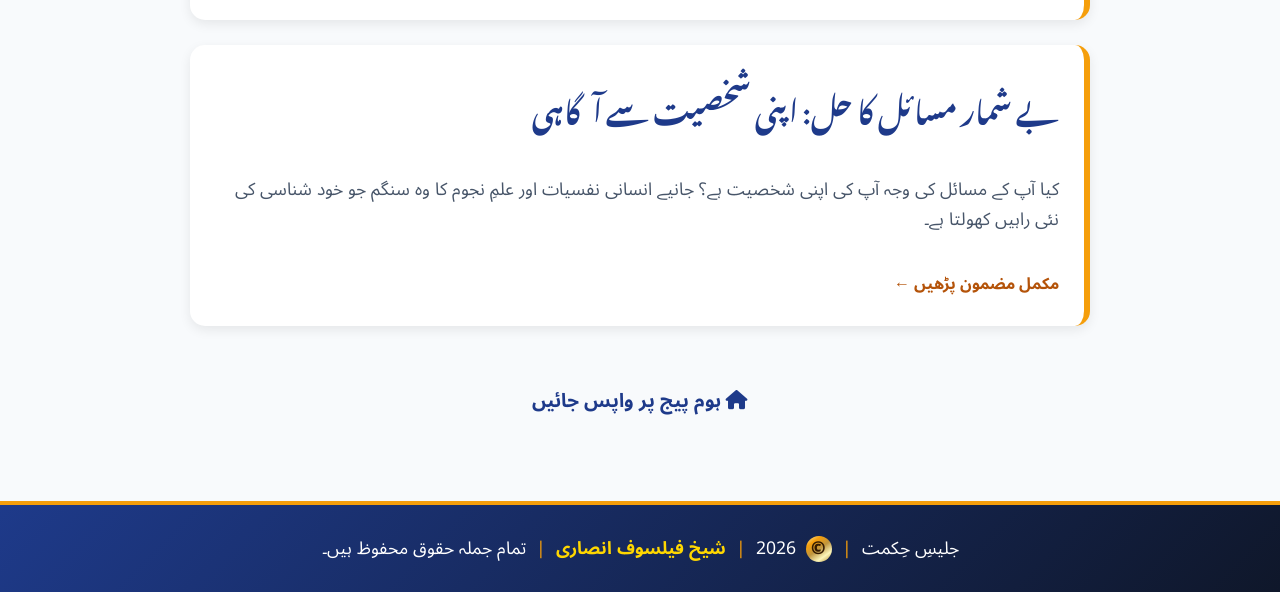
<file: articles.html>
<!DOCTYPE html>
<html lang="ur" dir="rtl">
<head>
    <meta charset="UTF-8">
    <meta name="viewport" content="width=device-width, initial-scale=1.0">
    <link rel="icon" type="image/x-icon" href="favicon.ico">
    <link rel="apple-touch-icon" href="images/apple-touch-icon.png">
    <link rel="manifest" href="manifest.json">
    <title>مضامین کی فہرست - جلیسِ حِکمت</title>
    <link href="https://fonts.googleapis.com/css2?family=Noto+Nastaliq+Urdu:wght@400;700&family=Noto+Sans+Arabic:wght@400;700&display=swap" rel="stylesheet">
    <link rel="stylesheet" href="https://cdnjs.cloudflare.com/ajax/libs/font-awesome/6.4.0/css/all.min.css">
    <style>
        body {
            background-color: #f8fafc;
            font-family: 'Noto Sans Arabic', 'Noto Nastaliq Urdu', serif;
            margin: 0; padding: 0;
            -webkit-user-select: none;
            user-select: none;
        }
        /* ہیڈر ڈیزائن */
        .premium-header {
            background: linear-gradient(135deg, #0d1b3e 0%, #000000 100%);
            color: white;
            padding: 40px 20px;
            text-align: center;
            border-bottom: 5px solid #f59e0b;
            box-shadow: 0 4px 15px rgba(0,0,0,0.3);
        }
        .site-title {
            font-family: 'Noto Nastaliq Urdu', serif;
            font-size: clamp(2rem, 5vw, 3.5rem);
            margin: 0;
            color: #ffd700;
            text-shadow: 2px 2px 4px rgba(0,0,0,0.5);
        }
        .author-name {
            display: inline-block;
            margin-top: 15px;
            background: rgba(245, 158, 11, 0.15);
            padding: 8px 25px;
            border-radius: 50px;
            border: 1px solid #f59e0b;
            font-weight: bold;
            font-size: clamp(1.1rem, 3vw, 1.4rem);
            color: #ffffff;
        }
        .page-subtitle {
            margin-top: 15px;
            color: #f59e0b;
            font-size: 1.5rem;
            font-weight: bold;
            font-family: 'Noto Nastaliq Urdu', serif;
        }
        .container {
            max-width: 900px;
            margin: 40px auto;
            padding: 0 15px;
        }
        .article-card {
            background: white;
            border-radius: 15px;
            border-right: 6px solid #f59e0b;
            padding: 25px;
            margin-bottom: 25px;
            box-shadow: 0 4px 12px rgba(0,0,0,0.08);
            display: flex;
            flex-direction: column;
            gap: 15px;
            transition: 0.3s;
            text-decoration: none;
            text-align: right;
        }
        .article-card:hover {
            transform: scale(1.02);
            background: #fffdf5;
        }
        .article-title {
            font-family: 'Noto Nastaliq Urdu', serif;
            font-size: 1.8rem;
            color: #1e3a8a;
            margin: 0;
        }
        .article-intro {
            color: #475569;
            font-size: 1.1rem;
            line-height: 1.7;
        }
        .read-more-btn {
            align-self: flex-start;
            color: #b45309;
            font-weight: bold;
            font-size: 1rem;
        }
        .home-back {
            display: inline-block;
            margin: 30px 0;
            text-decoration: none;
            color: #1e3a8a;
            font-weight: bold;
            font-size: 1.2rem;
            text-align: center;
            width: 100%;
        }
        /* فوٹر */
        .footer-premium { background: linear-gradient(135deg, #1e3a8a, #0f172a); color: #ffffff; padding: 25px 10px; border-top: 4px solid #f59e0b; text-align: center; margin-top: 50px; }
        .footer-content { display: flex; justify-content: center; align-items: center; gap: 10px; flex-wrap: wrap; font-size: 1.1rem; }
        .gold-name { color: #ffd700; font-weight: bold; }
        .gold-c-badge { width: 26px; height: 26px; border-radius: 50%; background: linear-gradient(145deg, #fff2ac, #f59e0b, #bf953f, #fcf6ba, #b38728); display: flex; align-items: center; justify-content: center; color: #331a00; font-weight: 900; }
    </style>
</head>
<body oncontextmenu="return false;">
    <header class="premium-header">
        <h1 class="site-title">جلیسِ حِکمت</h1>
        <div class="author-name">
            <i class="fa-solid fa-user-tie" style="color: #f59e0b;"></i> شیخ فیلسوف انصاری
        </div>
        <div class="page-subtitle">مضامین کی فہرست</div>
    </header>
    <div class="container">
        <a href="article1.html" class="article-card">
            <h2 class="article-title">قیمتی پتھروں کا انتخاب: محض شوق یا مکمل سائنس؟</h2>
            <p class="article-intro">
                پتھروں کا انتخاب اتنا سادہ نہیں کہ ایک نظر دیکھ کر فیصلہ کر لیا جائے؛ یہ باقاعدہ ایک روحانی علاج معالجہ ہے جس میں ہر مسئلے کی دوا الگ ہے۔
            </p>
            <span class="read-more-btn">مکمل مضمون پڑھیں ←</span>
        </a>
        <a href="article2.html" class="article-card">
            <h2 class="article-title">علم نجوم کا دائرئہ اختیار اور زندگی کے مسائل</h2>
            <p class="article-intro">
                ایسٹرولوجی کا علم اتنا وسیع اور گہرا ہے کہ یہ زندگی کے مسائل کے ہر پہلو کا احاطہ کرتا ہے، چاہے وہ صحت ہو یا کاروباری معاملات۔
            </p>
            <span class="read-more-btn">مکمل مضمون پڑھیں ←</span>
        </a>
        <a href="article3.html" class="article-card">
            <h2 class="article-title">نام کے ذریعے موافقت معلوم کرنا معتبر نہیں</h2>
            <p class="article-intro">
                کیا صرف نام سے ستارہ ملانا کافی ہے؟ جانیے علمِ نجوم اور علمِ جفر کی روشنی میں تاریخِ پیدائش کی اصل اہمیت اور نام کے ذیلی اثرات۔
            </p>
            <span class="read-more-btn">مکمل مضمون پڑھیں ←</span>
        </a>
        <a href="article4.html" class="article-card">
            <h2 class="article-title">ہم قسمت کو دعوت دے سکتے ہیں لیکن اس پر حکم نہیں چلاسکتے</h2>
            <p class="article-intro">
                کیا نمبر آپ کی قسمت بدل سکتے ہیں؟ جانیے انعامی اسکیموں میں کامیابی کے لیے "وقت کی سعادت" اور "لوحِ مشتری" کی اصل حقیقت۔
            </p>
            <span class="read-more-btn">مکمل مضمون پڑھیں ←</span>
        </a>
        <a href="article5.html" class="article-card">
            <h2 class="article-title">بے شمار مسائل کا حل: اپنی شخصیت سے آگاہی</h2>
            <p class="article-intro">
                کیا آپ کے مسائل کی وجہ آپ کی اپنی شخصیت ہے؟ جانیے انسانی نفسیات اور علمِ نجوم کا وہ سنگم جو خود شناسی کی نئی راہیں کھولتا ہے۔
            </p>
            <span class="read-more-btn">مکمل مضمون پڑھیں ←</span>
        </a>
        <a href="index.html" class="home-back"><i class="fa-solid fa-house"></i> ہوم پیج پر واپس جائیں</a>
    </div>
    <footer class="footer-premium">
        <div class="footer-content">
            <span>جلیسِ حِکمت</span> <span style="color:#f59e0b;">|</span>
            <div class="gold-c-badge">©</div> <span>2026</span> <span style="color:#f59e0b;">|</span>
            <span class="gold-name">شیخ فیلسوف انصاری</span> <span style="color:#f59e0b;">|</span>
            <span>تمام جملہ حقوق محفوظ ہیں۔</span>
        </div>
    </footer>
</body>
  </html>
</file>
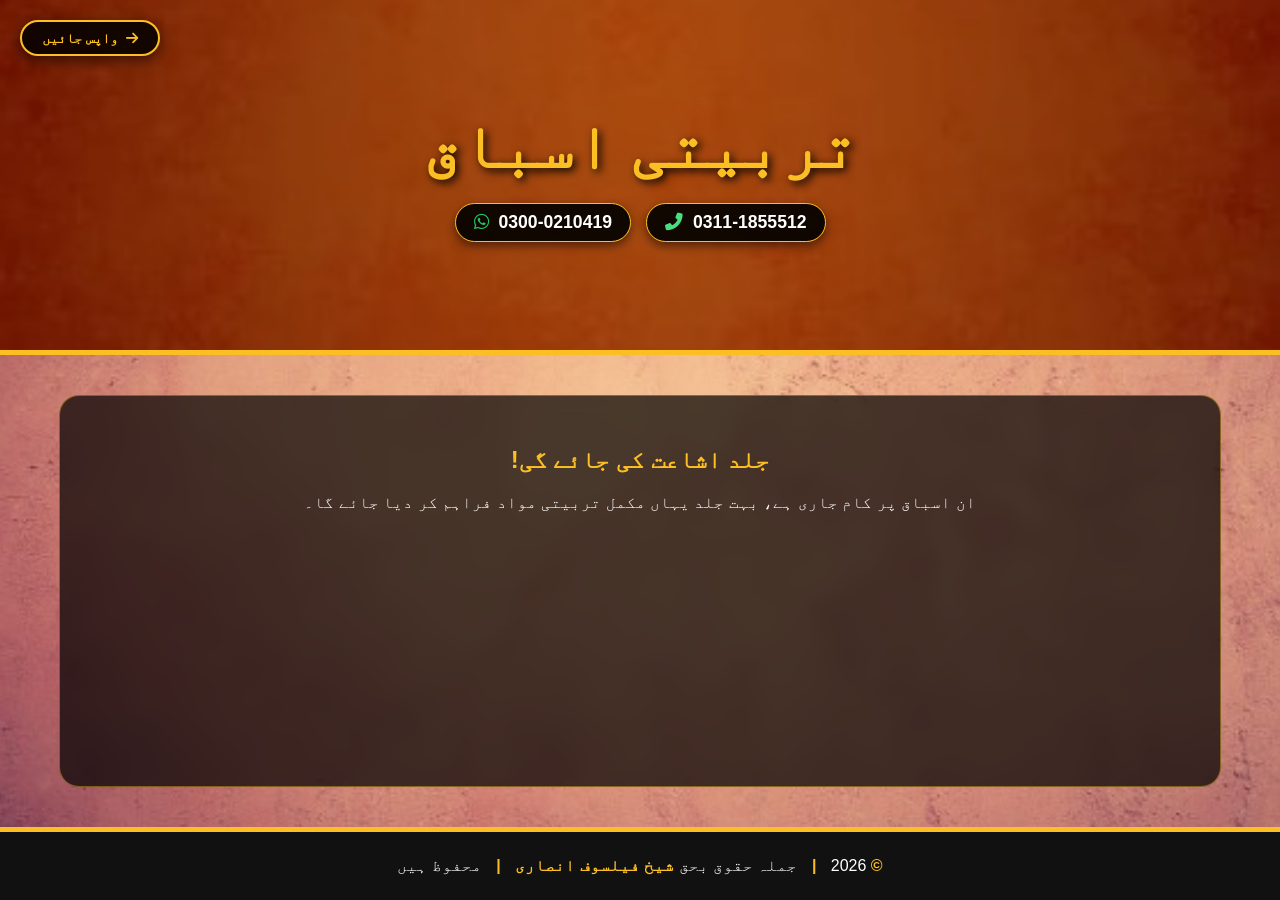
<file: asbaaq.html>
<!DOCTYPE html>
<html lang="ur" dir="rtl">
<head>
    <meta charset="UTF-8">
    <meta name="viewport" content="width=device-width, initial-scale=1.0">
    <link rel="icon" type="image/x-icon" href="favicon.ico">
    <link rel="apple-touch-icon" href="images/apple-touch-icon.png">
    <link rel="manifest" href="manifest.json">
    <title>تربیتی اسباق</title>
    <link rel="stylesheet" href="https://cdnjs.cloudflare.com/ajax/libs/font-awesome/6.0.0-beta3/css/all.min.css">
    <style>
        /* --- سیکیورٹی: رائٹ کلک پروٹیکشن --- */
        * {
            -webkit-user-select: none;
            -moz-user-select: none;
            -ms-user-select: none;
            user-select: none;
        }
        body, html {
            margin: 0;
            padding: 0;
            font-family: 'Segoe UI', Tahoma, Geneva, Verdana, sans-serif;
            min-height: 100vh;
            display: flex;
            flex-direction: column;
            width: 100%;
            overflow-x: hidden;
        }
        /* واپسی بٹن اسٹائل */
        .back-home-btn {
            position: absolute; top: 20px; left: 20px; z-index: 9999;
            background: rgba(0, 0, 0, 0.85); color: #fbbf24;
            padding: 8px 20px; border-radius: 50px; border: 2px solid #fbbf24;
            text-decoration: none; font-weight: bold;
            display: flex; align-items: center; gap: 8px;
            box-shadow: 0 4px 15px rgba(0,0,0,0.6); transition: 0.3s;
            font-size: 14px;
        }
        .back-home-btn:hover { background: #fbbf24; color: black; }
        /* ہیڈر ڈیزائن */
        header {
            position: relative;
            width: 100%;
            height: 350px;
            display: flex;
            align-items: center;
            justify-content: center;
            overflow: hidden;
            background-color: #000;
            border-bottom: 5px solid #fbbf24;
        }
        .header-bg {
            position: absolute;
            top: 0; left: 0; width: 100%; height: 100%;
            background-image: url('pg2.jpg');
            background-size: cover;
            background-position: center;
            opacity: 0.7;
            z-index: 1;
        }
        .header-content {
            position: relative;
            z-index: 2;
            text-align: center;
            width: 100%;
        }
        h1 {
            font-size: clamp(2.2rem, 10vw, 4rem);
            margin: 0;
            color: #fbbf24;
            text-shadow: 3px 3px 8px rgba(0,0,0,1);
        }
        .contact-info { 
            display: flex; 
            justify-content: center; 
            gap: 15px; 
            margin-top: 20px; 
            flex-wrap: wrap; 
        }
        .contact-item { 
            display: flex; 
            align-items: center; 
            gap: 10px; 
            direction: ltr; 
            background: rgba(0, 0, 0, 0.9); 
            padding: 8px 18px; 
            border-radius: 30px; 
            border: 1.5px solid #fbbf24; 
            color: white;
            font-weight: bold;
            font-size: 1.1rem;
            box-shadow: 0 4px 10px rgba(0,0,0,0.5);
        }
        @keyframes blink {
            0%, 100% { opacity: 1; transform: scale(1); }
            50% { opacity: 0.4; transform: scale(1.2); }
        }
        .blink-icon { animation: blink 1.5s infinite ease-in-out; }
        /* مین باڈی */
        main {
            flex-grow: 1;
            background-image: url('pg3.jpg');
            background-size: cover;
            background-position: center;
            background-attachment: fixed;
            width: 100%;
            padding: 40px 0;
            display: flex;
            justify-content: center;
        }
        .container {
            width: 90%;
            max-width: 1100px;
            background: rgba(0, 0, 0, 0.7);
            backdrop-filter: blur(10px);
            padding: 30px;
            border-radius: 20px;
            border: 1px solid rgba(251, 191, 36, 0.4);
            text-align: center;
            color: white;
        }
        /* فوٹر */
        footer {
            background-color: #111;
            color: #ffffff;
            text-align: center;
            padding: 25px 0;
            border-top: 5px solid #fbbf24;
            width: 100%;
        }
        .golden-text { color: #fbbf24; font-weight: bold; }
        .separator { color: #fbbf24; margin: 0 10px; font-weight: bold; }
    </style>
</head>
<body oncontextmenu="return false;">
    <header>
        <a href="index.html" class="back-home-btn">
            <i class="fas fa-arrow-right"></i>
            <span>واپس جائیں</span>
        </a>
        <div class="header-bg"></div>
        <div class="header-content">
            <h1>تربیتی اسباق</h1>
            <div class="contact-info">
                <div class="contact-item">
                    <i class="fas fa-phone-alt blink-icon" style="color: #4ade80;"></i> 0311-1855512
                </div>
                <div class="contact-item">
                    <i class="fab fa-whatsapp blink-icon" style="color: #22c55e;"></i> 0300-0210419
                </div>
            </div>
        </div>
    </header>
    <main>
        <div class="container">
            <h2 style="color: #fbbf24;">جلد اشاعت کی جائے گی!</h2>
            <p>ان اسباق پر کام جاری ہے، بہت جلد یہاں مکمل تربیتی مواد فراہم کر دیا جائے گا۔</p>
        </div>
    </main>
    <footer>
        <div>
            <span class="golden-text">©</span> 
            <span>2026</span>
            <span class="separator">|</span> 
            <span>جملہ حقوق بحق</span> 
            <span class="golden-text">شیخ فیلسوف انصاری</span>
            <span class="separator">|</span>
            <span>محفوظ ہیں</span>
        </div>
    </footer>
    <script>
        document.onkeydown = function(e) {
            if (e.ctrlKey && (e.keyCode === 67 || e.keyCode === 85 || e.keyCode === 73)) {
                return false;
            }
        };
    </script>
</body>
              </html>
</file>
